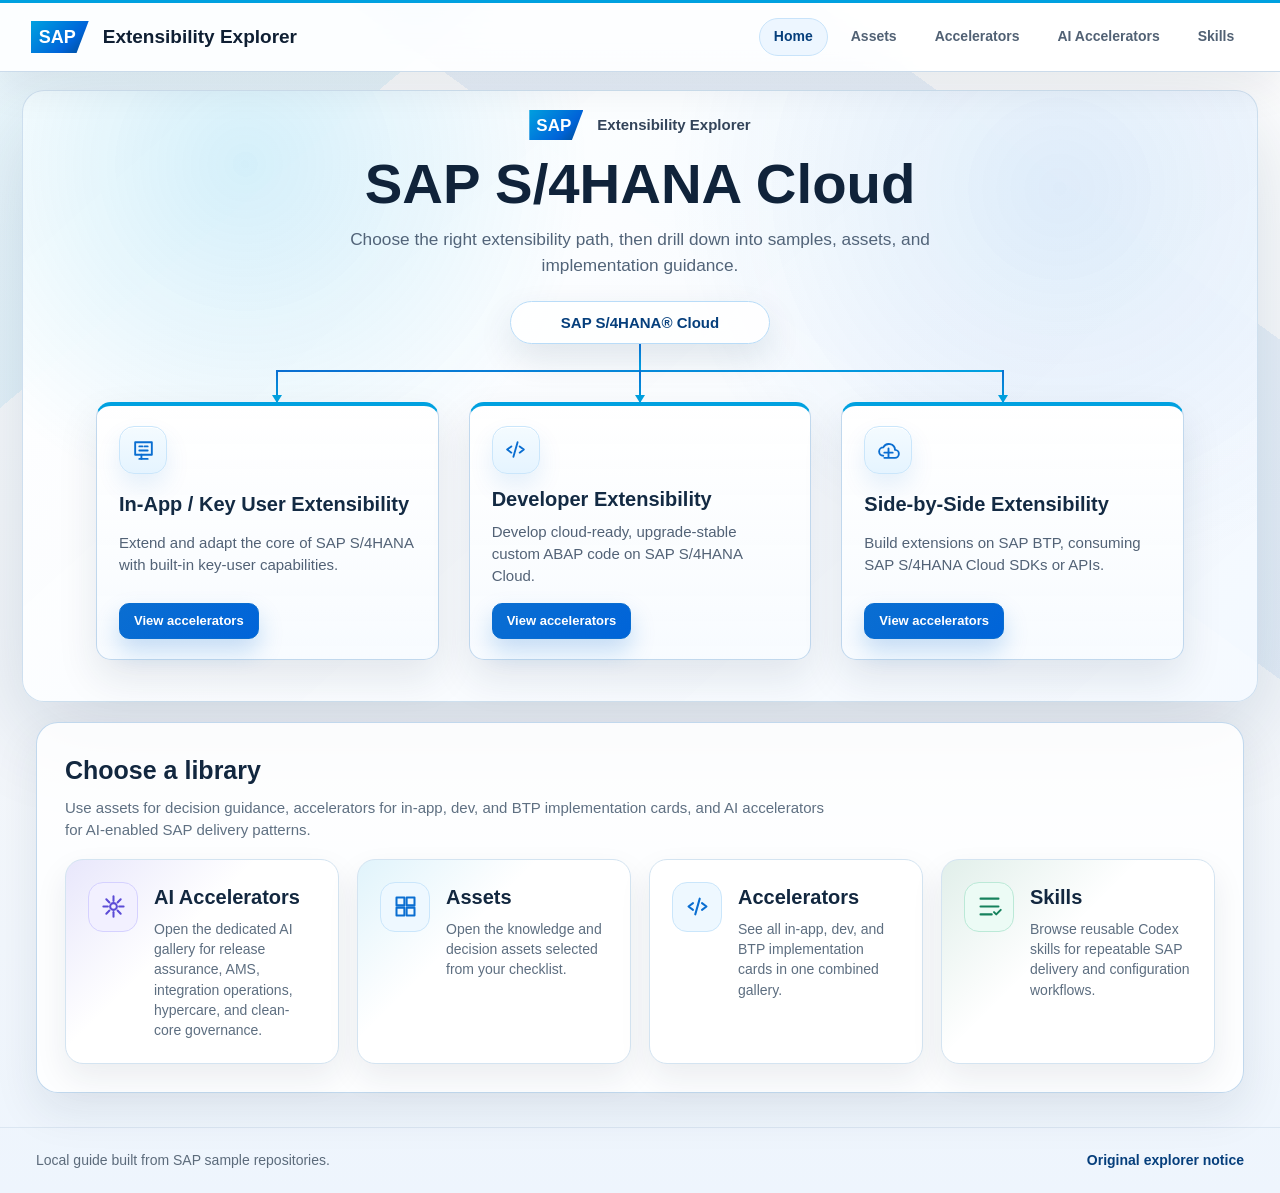
<file: index.html>
<!doctype html>
<html lang="en">
  <head>
    <meta charset="utf-8" />
    <meta name="viewport" content="width=device-width, initial-scale=1" />
    <title>Extensibility Explorer</title>
    <link rel="stylesheet" href="styles.css?v=20260709-skills" />
  </head>
  <body data-page="home">
    <header class="site-header">
      <a class="brand" href="index.html" aria-label="Extensibility Explorer home">
        <span class="sap-logo" aria-label="SAP">SAP</span>
      </a>
      <a class="brand-title" href="index.html">Extensibility Explorer</a>
      <nav class="top-nav" aria-label="Main navigation">
        <a class="active" href="index.html">Home</a>
        <a href="assets.html">Assets</a>
        <a href="accelerators.html">Accelerators</a>
        <a href="ai-accelerators.html" data-ai-nav>AI Accelerators</a>
        <a href="skills.html">Skills</a>
      </nav>
    </header>

    <main>
      <section class="flow-hero" aria-label="Extensibility map">
        <div class="hero-brand">
          <span class="sap-logo sap-logo-large" aria-label="SAP">SAP</span>
          <span>Extensibility Explorer</span>
        </div>

        <div class="home-intro">
          <h1>SAP S/4HANA Cloud</h1>
          <p>Choose the right extensibility path, then drill down into samples, assets, and implementation guidance.</p>
        </div>

        <div class="root-node">
          <h2>SAP S/4HANA&reg; Cloud</h2>
        </div>

        <div class="flow-lines" aria-hidden="true">
          <span class="line vertical"></span>
          <span class="line horizontal"></span>
          <span class="line branch branch-left"></span>
          <span class="line branch branch-mid"></span>
          <span class="line branch branch-right"></span>
        </div>

        <div class="choice-grid" aria-label="Extensibility choices">
          <a class="choice-card" href="samples.html?lane=inapp">
            <span class="choice-icon" aria-hidden="true">
              <svg viewBox="0 0 24 24"><path d="M4 5h16v12H4z" /><path d="M8 21h8" /><path d="M10 17v4" /><path d="M8 9h3" /><path d="M13 9h3" /><path d="M8 13h8" /></svg>
            </span>
            <h2>In-App / Key User Extensibility</h2>
            <p>Extend and adapt the core of SAP S/4HANA with built-in key-user capabilities.</p>
            <span class="card-action">View accelerators</span>
          </a>

          <a class="choice-card" href="samples.html?lane=developer">
            <span class="choice-icon" aria-hidden="true">
              <svg viewBox="0 0 24 24"><path d="m8 9-4 3 4 3" /><path d="m16 9 4 3-4 3" /><path d="m14 5-4 14" /></svg>
            </span>
            <h2>Developer Extensibility</h2>
            <p>Develop cloud-ready, upgrade-stable custom ABAP code on SAP S/4HANA Cloud.</p>
            <span class="card-action">View accelerators</span>
          </a>

          <a class="choice-card" href="samples.html?lane=side">
            <span class="choice-icon" aria-hidden="true">
              <svg viewBox="0 0 24 24"><path d="M7 18a4 4 0 0 1 0-8 6 6 0 0 1 11.3 2.4A3.8 3.8 0 0 1 18 20H8" /><path d="M8 15h8" /><path d="M12 11v8" /></svg>
            </span>
            <h2>Side-by-Side Extensibility</h2>
            <p>Build extensions on SAP BTP, consuming SAP S/4HANA Cloud SDKs or APIs.</p>
            <span class="card-action">View accelerators</span>
          </a>
        </div>
      </section>

      <section class="library-panel" aria-label="Explorer libraries">
        <div class="library-heading">
          <h2>Choose a library</h2>
          <p>Use assets for decision guidance, accelerators for in-app, dev, and BTP implementation cards, and AI accelerators for AI-enabled SAP delivery patterns.</p>
        </div>
        <div class="library-grid">
          <a class="library-card ai-library-card" href="ai-accelerators.html">
            <span class="library-icon" aria-hidden="true">
              <svg viewBox="0 0 24 24"><path d="M12 3v4" /><path d="M12 17v4" /><path d="M3 12h4" /><path d="M17 12h4" /><path d="m5.6 5.6 2.8 2.8" /><path d="m15.6 15.6 2.8 2.8" /><path d="m18.4 5.6-2.8 2.8" /><path d="m8.4 15.6-2.8 2.8" /><circle cx="12" cy="12" r="3" /></svg>
            </span>
            <div>
              <h3>AI Accelerators</h3>
              <p>Open the dedicated AI gallery for release assurance, AMS, integration operations, hypercare, and clean-core governance.</p>
            </div>
          </a>
          <a class="library-card featured" href="assets.html">
            <span class="library-icon" aria-hidden="true">
              <svg viewBox="0 0 24 24"><path d="M4 4h7v7H4z" /><path d="M13 4h7v7h-7z" /><path d="M4 13h7v7H4z" /><path d="M13 13h7v7h-7z" /></svg>
            </span>
            <div>
              <h3>Assets</h3>
              <p>Open the knowledge and decision assets selected from your checklist.</p>
            </div>
          </a>
          <a class="library-card" href="accelerators.html">
            <span class="library-icon" aria-hidden="true">
              <svg viewBox="0 0 24 24"><path d="m8 9-4 3 4 3" /><path d="m16 9 4 3-4 3" /><path d="m14 5-4 14" /></svg>
            </span>
            <div>
              <h3>Accelerators</h3>
              <p>See all in-app, dev, and BTP implementation cards in one combined gallery.</p>
            </div>
          </a>
          <a class="library-card skills-library-card" href="skills.html">
            <span class="library-icon" aria-hidden="true">
              <svg viewBox="0 0 24 24"><path d="M4 5h16" /><path d="M4 12h16" /><path d="M4 19h10" /><path d="m16 17 2 2 4-4" /></svg>
            </span>
            <div>
              <h3>Skills</h3>
              <p>Browse reusable Codex skills for repeatable SAP delivery and configuration workflows.</p>
            </div>
          </a>
        </div>
      </section>
    </main>

    <footer class="footer">
      <span>Local guide built from SAP sample repositories.</span>
      <a href="https://www.sap.com/extends4" target="_blank" rel="noreferrer">Original explorer notice</a>
    </footer>
  </body>
</html>
</file>
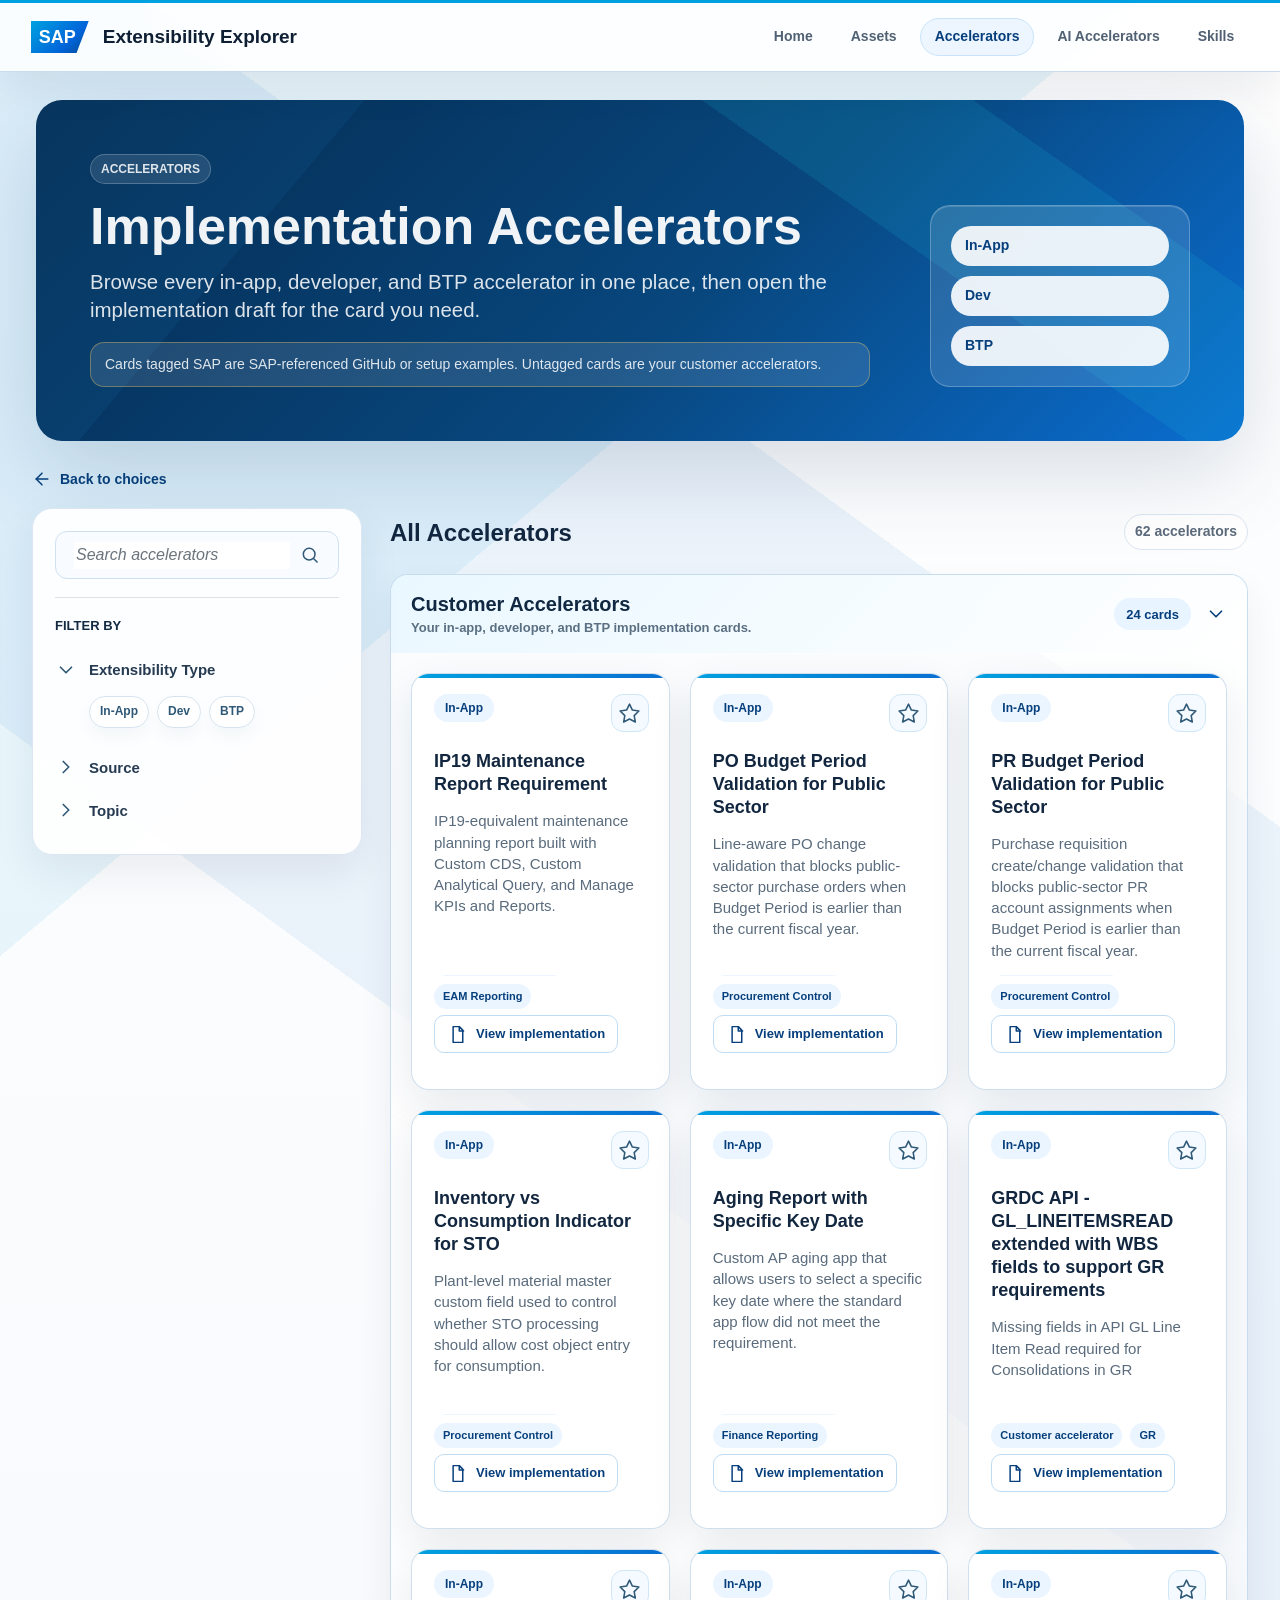
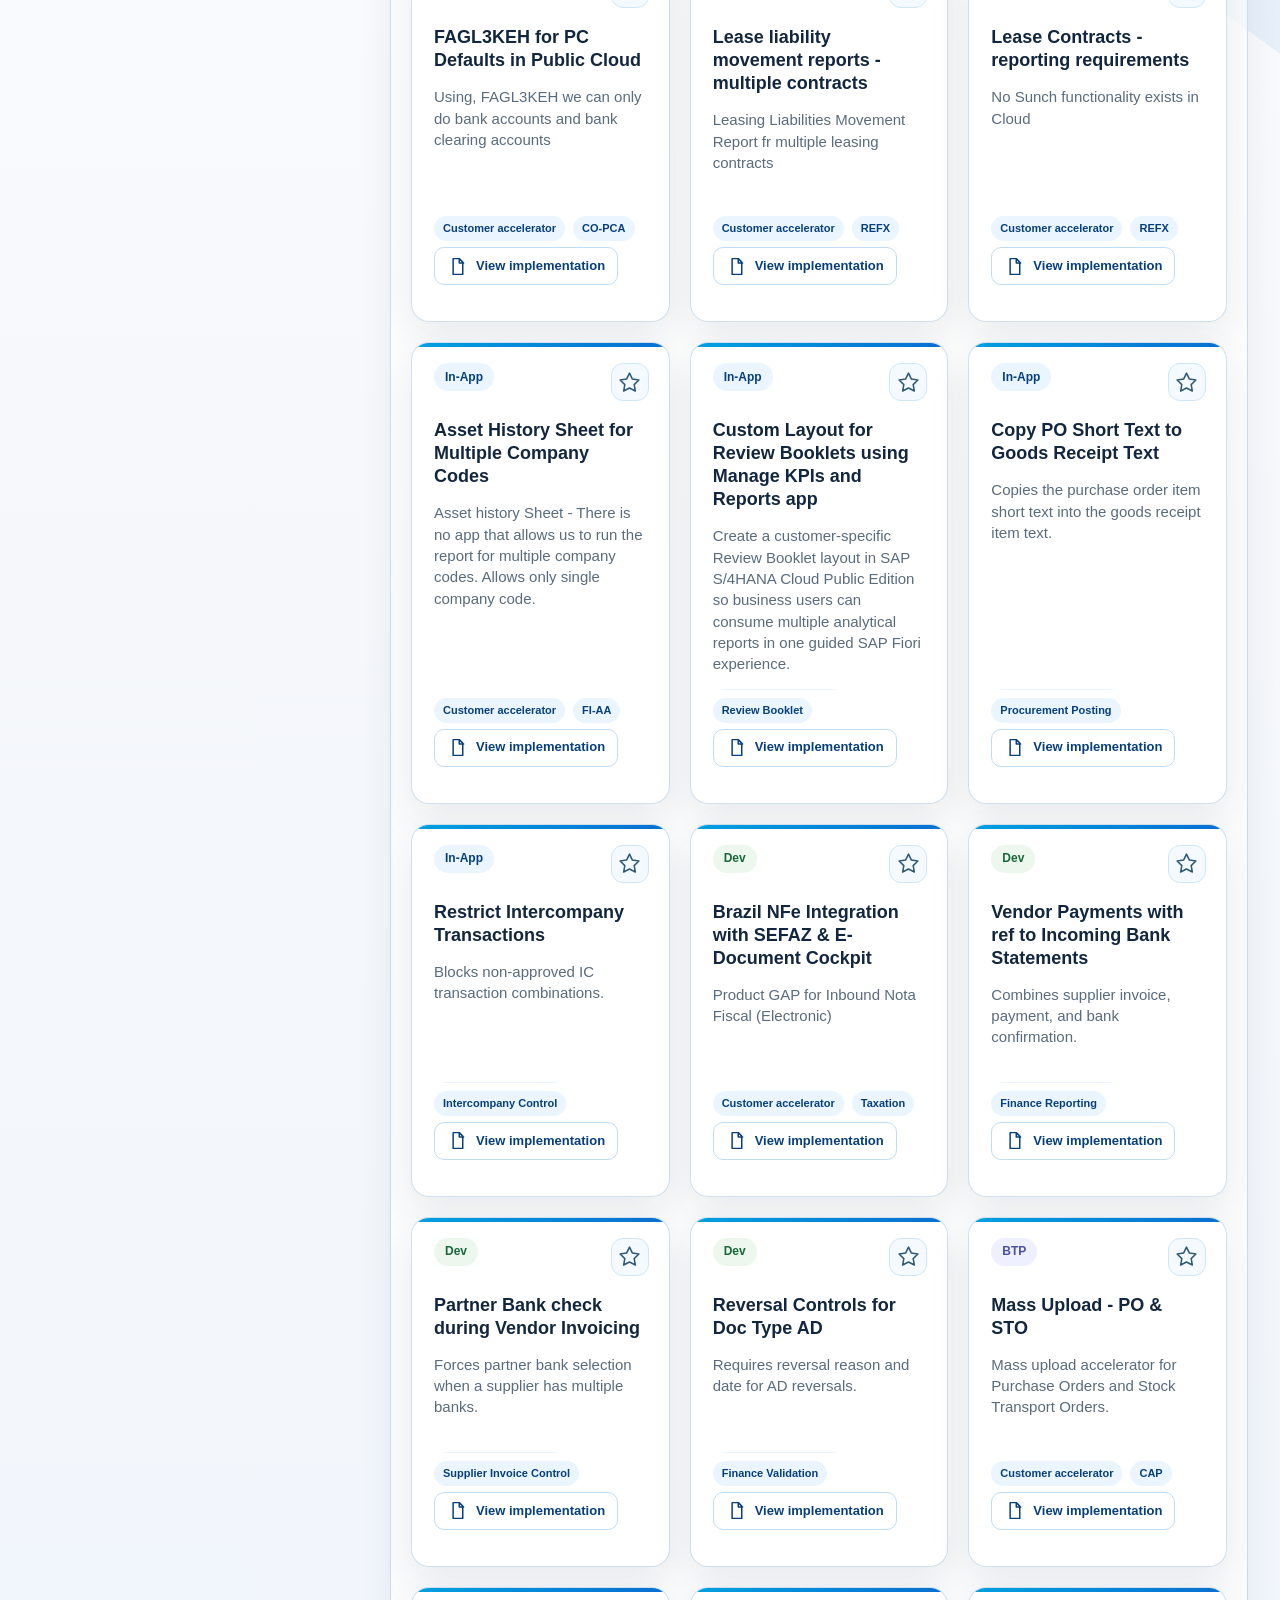
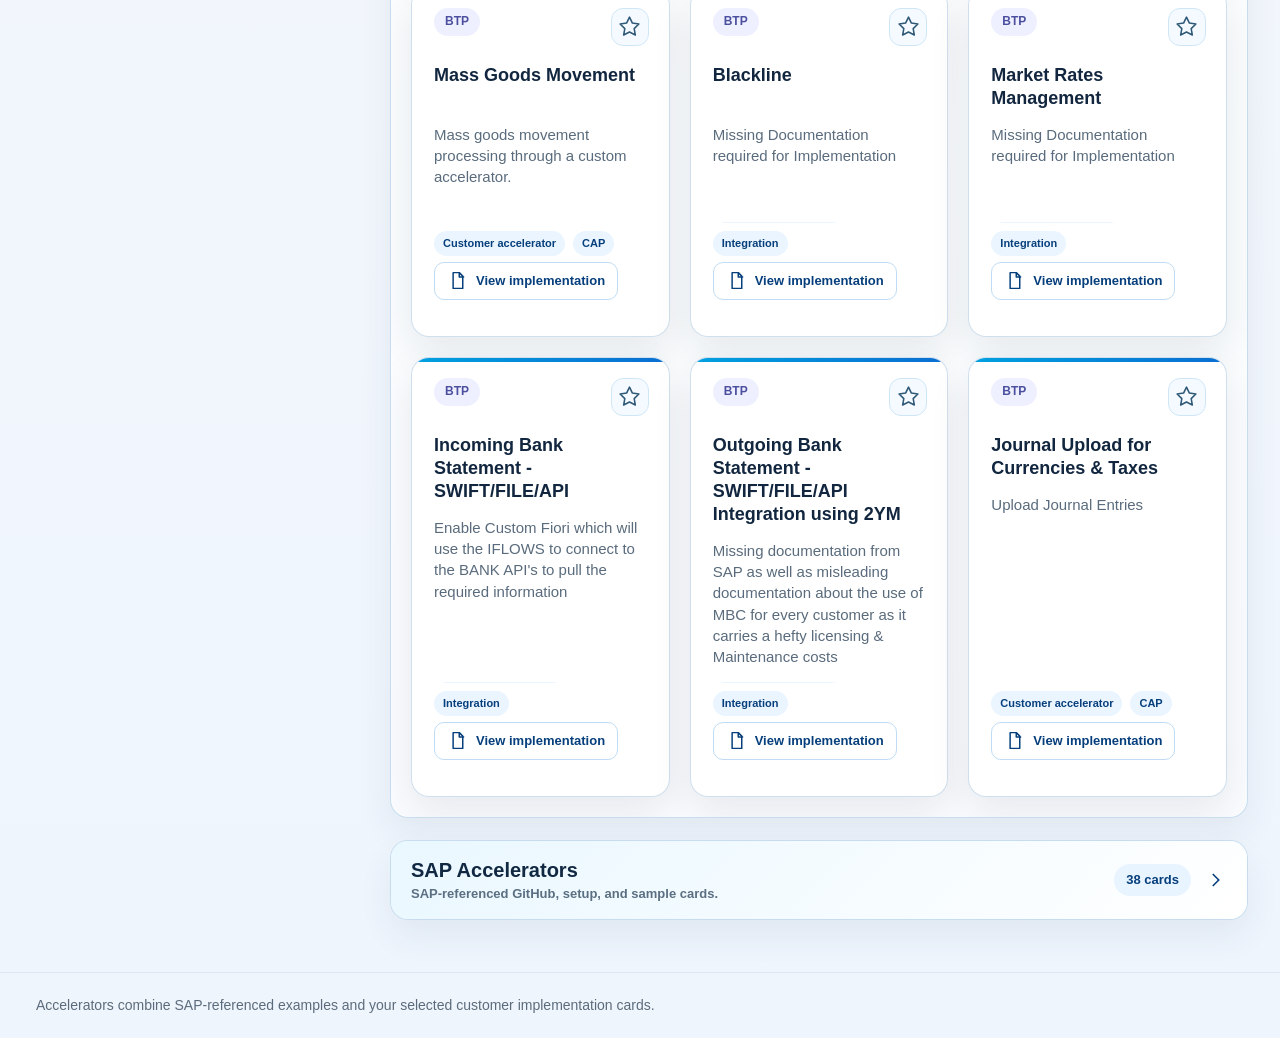
<file: accelerators.html>
<!doctype html>
<html lang="en">
  <head>
    <meta charset="utf-8" />
    <meta name="viewport" content="width=device-width, initial-scale=1" />
    <title>Accelerators - Extensibility Explorer</title>
    <link rel="stylesheet" href="styles.css?v=20260709-skills" />
  </head>
  <body data-page="accelerator-library">
    <header class="site-header">
      <a class="brand" href="index.html" aria-label="Extensibility Explorer home">
        <span class="sap-logo" aria-label="SAP">SAP</span>
      </a>
      <a class="brand-title" href="index.html">Extensibility Explorer</a>
      <nav class="top-nav" aria-label="Main navigation">
        <a href="index.html">Home</a>
        <a href="assets.html">Assets</a>
        <a class="active" href="accelerators.html">Accelerators</a>
        <a href="ai-accelerators.html" data-ai-nav>AI Accelerators</a>
        <a href="skills.html">Skills</a>
      </nav>
    </header>

    <section class="scenario-hero" aria-label="Accelerators introduction">
      <div class="scenario-hero-inner">
        <div class="scenario-hero-copy">
          <p class="eyebrow">Accelerators</p>
          <h1>Implementation Accelerators</h1>
          <p>Browse every in-app, developer, and BTP accelerator in one place, then open the implementation draft for the card you need.</p>
          <p class="lane-note">Cards tagged SAP are SAP-referenced GitHub or setup examples. Untagged cards are your customer accelerators.</p>
        </div>
        <div class="asset-stat-panel" aria-label="Accelerator lanes">
          <span>In-App</span>
          <span>Dev</span>
          <span>BTP</span>
        </div>
      </div>
    </section>

    <main class="samples-page accelerator-library-page">
      <a class="back-link" href="index.html">
        <svg viewBox="0 0 24 24" aria-hidden="true"><path d="M19 12H5" /><path d="m12 19-7-7 7-7" /></svg>
        Back to choices
      </a>

      <section class="scenario-browser" aria-label="Accelerator library">
        <aside class="filter-rail" aria-label="Search and filters">
          <label class="search-box">
            <span class="sr-only">Search accelerators</span>
            <input id="sampleSearch" type="search" placeholder="Search accelerators" />
            <svg viewBox="0 0 24 24" aria-hidden="true"><circle cx="11" cy="11" r="7" /><path d="m16.5 16.5 4 4" /></svg>
          </label>

          <div class="filter-block">
            <p>Filter By</p>
            <button class="filter-heading" type="button" aria-expanded="true" data-filter-toggle="lane">
              <svg viewBox="0 0 24 24" aria-hidden="true"><path d="m9 18 6-6-6-6" /></svg>
              Extensibility Type
            </button>
            <div class="filter-options" id="laneFilters"></div>
            <button class="filter-heading" type="button" aria-expanded="false" data-filter-toggle="status">
              <svg viewBox="0 0 24 24" aria-hidden="true"><path d="m9 18 6-6-6-6" /></svg>
              Source
            </button>
            <div class="filter-options" id="statusFilters" hidden></div>
            <button class="filter-heading" type="button" aria-expanded="false" data-filter-toggle="pattern">
              <svg viewBox="0 0 24 24" aria-hidden="true"><path d="m9 18 6-6-6-6" /></svg>
              Topic
            </button>
            <div class="filter-options" id="patternFilters" hidden></div>
          </div>
        </aside>

        <div class="scenario-results">
          <div class="section-title">
            <h2 id="sampleSectionTitle">All Accelerators</h2>
            <p id="sampleCount"></p>
          </div>
          <div class="accelerator-groups" id="acceleratorGroups">
            <section class="accelerator-source-section" data-source-section="customer">
              <button class="source-section-toggle" type="button" data-accelerator-section="customer" aria-expanded="true">
                <span>
                  <strong>Customer Accelerators</strong>
                  <small>Your in-app, developer, and BTP implementation cards.</small>
                </span>
                <span class="source-section-count" id="customerAcceleratorCount">0 cards</span>
                <svg viewBox="0 0 24 24" aria-hidden="true"><path d="m6 9 6 6 6-6" /></svg>
              </button>
              <div class="accelerator-section-body" id="customerAcceleratorBody">
                <div class="sample-grid" id="customerSampleGrid"></div>
                <p class="empty-state section-empty" id="customerEmptyState" hidden>No matching customer accelerators found.</p>
              </div>
            </section>

            <section class="accelerator-source-section" data-source-section="sap">
              <button class="source-section-toggle" type="button" data-accelerator-section="sap" aria-expanded="false">
                <span>
                  <strong>SAP Accelerators</strong>
                  <small>SAP-referenced GitHub, setup, and sample cards.</small>
                </span>
                <span class="source-section-count" id="sapAcceleratorCount">0 cards</span>
                <svg viewBox="0 0 24 24" aria-hidden="true"><path d="m6 9 6 6 6-6" /></svg>
              </button>
              <div class="accelerator-section-body" id="sapAcceleratorBody" hidden>
                <div class="sample-grid" id="sapSampleGrid"></div>
                <p class="empty-state section-empty" id="sapEmptyState" hidden>No matching SAP accelerators found.</p>
              </div>
            </section>
          </div>
          <p class="empty-state" id="emptyState" hidden>No matching accelerators found.</p>
        </div>
      </section>
    </main>

    <footer class="footer">
      <span>Accelerators combine SAP-referenced examples and your selected customer implementation cards.</span>
    </footer>

    <script src="assets-data.js?v=20260709-compact-tables"></script>
    <script src="selected-content.js?v=20260709-compact-tables"></script>
    <script src="app.js?v=20260709-compact-tables"></script>
  </body>
</html>
</file>
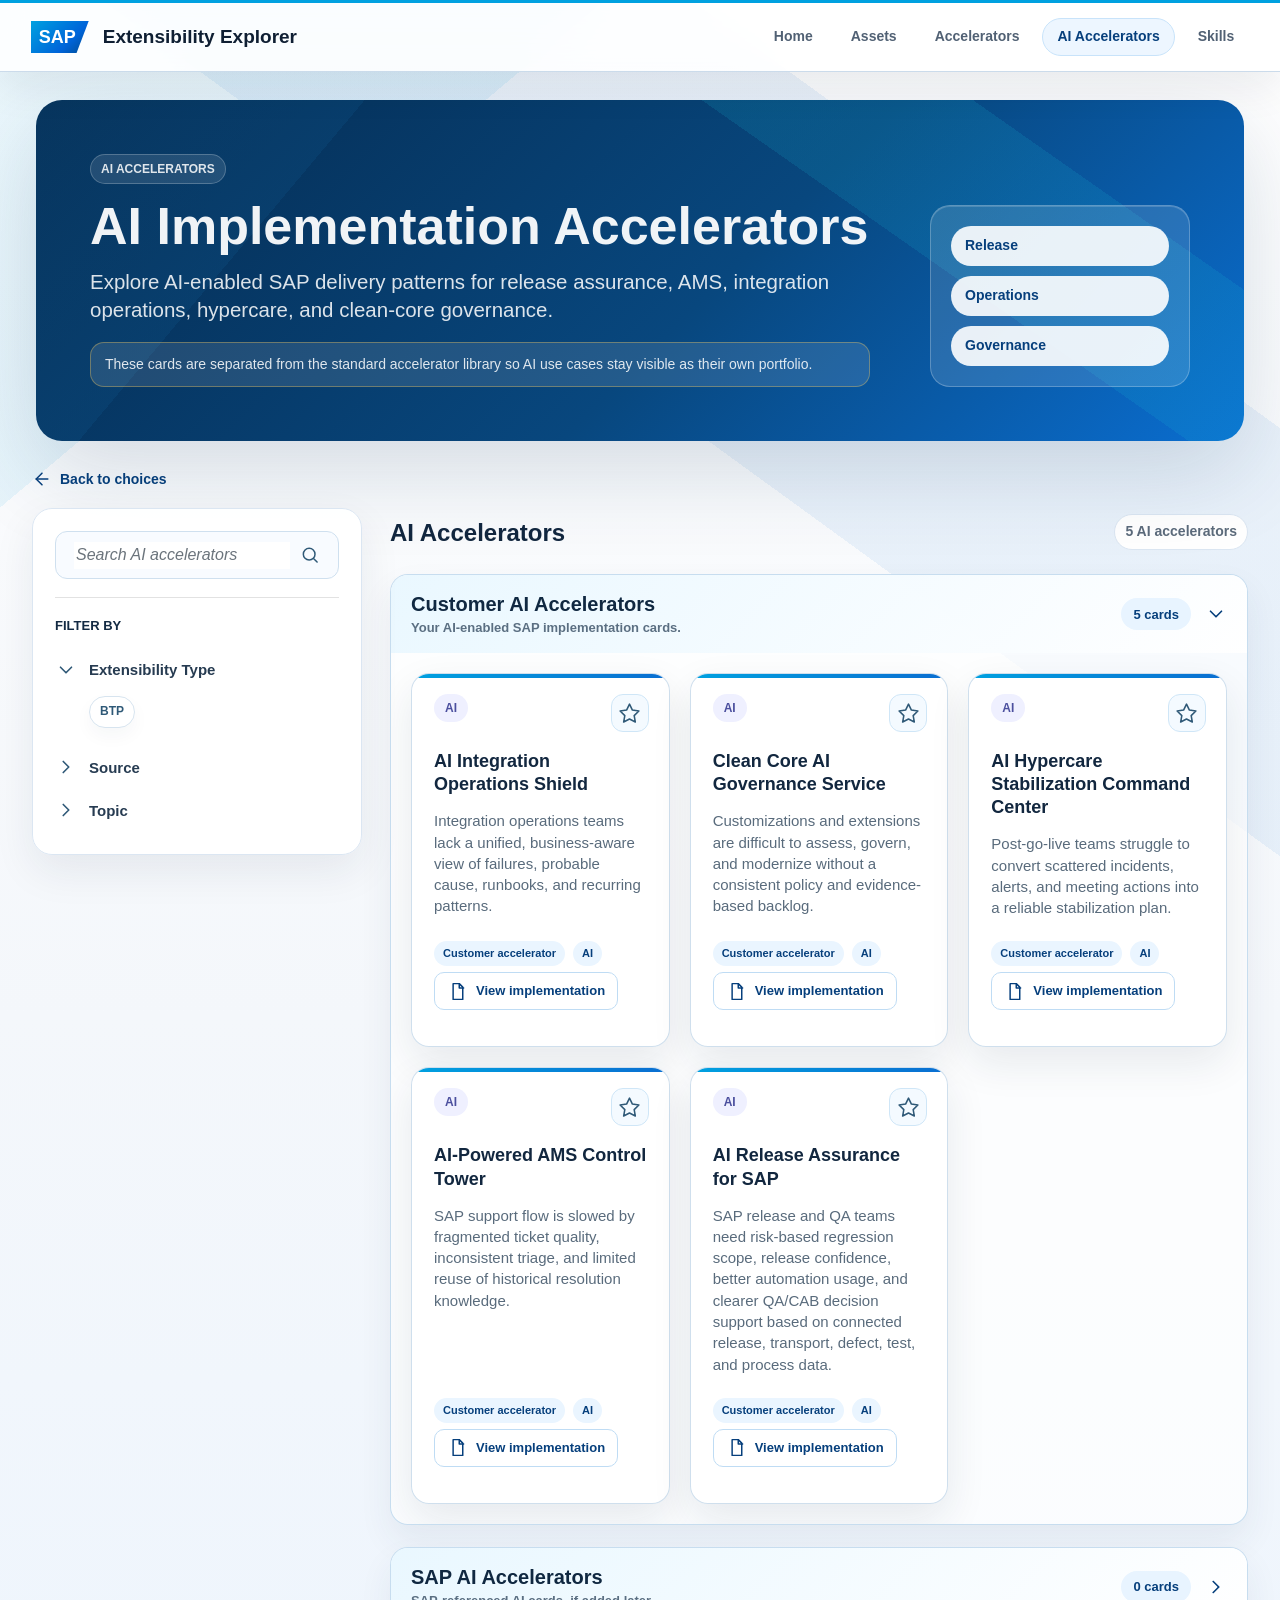
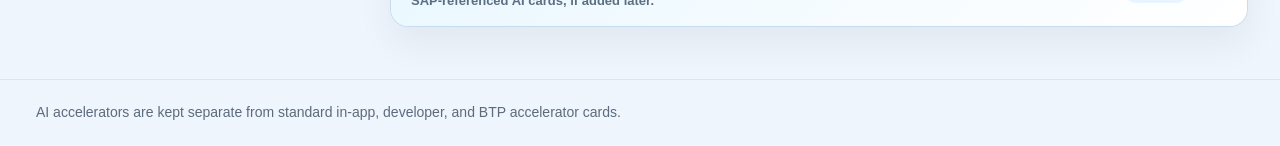
<file: ai-accelerators.html>
<!doctype html>
<html lang="en">
  <head>
    <meta charset="utf-8" />
    <meta name="viewport" content="width=device-width, initial-scale=1" />
    <title>AI Accelerators - Extensibility Explorer</title>
    <link rel="stylesheet" href="styles.css?v=20260709-skills" />
  </head>
  <body data-page="ai-accelerator-library">
    <header class="site-header">
      <a class="brand" href="index.html" aria-label="Extensibility Explorer home">
        <span class="sap-logo" aria-label="SAP">SAP</span>
      </a>
      <a class="brand-title" href="index.html">Extensibility Explorer</a>
      <nav class="top-nav" aria-label="Main navigation">
        <a href="index.html">Home</a>
        <a href="assets.html">Assets</a>
        <a href="accelerators.html">Accelerators</a>
        <a class="active" href="ai-accelerators.html" data-ai-nav>AI Accelerators</a>
        <a href="skills.html">Skills</a>
      </nav>
    </header>

    <section class="scenario-hero ai-accelerator-hero" aria-label="AI accelerators introduction">
      <div class="scenario-hero-inner">
        <div class="scenario-hero-copy">
          <p class="eyebrow">AI Accelerators</p>
          <h1>AI Implementation Accelerators</h1>
          <p>Explore AI-enabled SAP delivery patterns for release assurance, AMS, integration operations, hypercare, and clean-core governance.</p>
          <p class="lane-note">These cards are separated from the standard accelerator library so AI use cases stay visible as their own portfolio.</p>
        </div>
        <div class="asset-stat-panel" aria-label="AI accelerator focus areas">
          <span>Release</span>
          <span>Operations</span>
          <span>Governance</span>
        </div>
      </div>
    </section>

    <main class="samples-page accelerator-library-page">
      <a class="back-link" href="index.html">
        <svg viewBox="0 0 24 24" aria-hidden="true"><path d="M19 12H5" /><path d="m12 19-7-7 7-7" /></svg>
        Back to choices
      </a>

      <section class="scenario-browser" aria-label="AI accelerator library">
        <aside class="filter-rail" aria-label="Search and filters">
          <label class="search-box">
            <span class="sr-only">Search AI accelerators</span>
            <input id="sampleSearch" type="search" placeholder="Search AI accelerators" />
            <svg viewBox="0 0 24 24" aria-hidden="true"><circle cx="11" cy="11" r="7" /><path d="m16.5 16.5 4 4" /></svg>
          </label>

          <div class="filter-block">
            <p>Filter By</p>
            <button class="filter-heading" type="button" aria-expanded="true" data-filter-toggle="lane">
              <svg viewBox="0 0 24 24" aria-hidden="true"><path d="m9 18 6-6-6-6" /></svg>
              Extensibility Type
            </button>
            <div class="filter-options" id="laneFilters"></div>
            <button class="filter-heading" type="button" aria-expanded="false" data-filter-toggle="status">
              <svg viewBox="0 0 24 24" aria-hidden="true"><path d="m9 18 6-6-6-6" /></svg>
              Source
            </button>
            <div class="filter-options" id="statusFilters" hidden></div>
            <button class="filter-heading" type="button" aria-expanded="false" data-filter-toggle="pattern">
              <svg viewBox="0 0 24 24" aria-hidden="true"><path d="m9 18 6-6-6-6" /></svg>
              Topic
            </button>
            <div class="filter-options" id="patternFilters" hidden></div>
          </div>
        </aside>

        <div class="scenario-results">
          <div class="section-title">
            <h2 id="sampleSectionTitle">AI Accelerators</h2>
            <p id="sampleCount"></p>
          </div>
          <div class="accelerator-groups" id="acceleratorGroups">
            <section class="accelerator-source-section" data-source-section="customer">
              <button class="source-section-toggle" type="button" data-accelerator-section="customer" aria-expanded="true">
                <span>
                  <strong>Customer AI Accelerators</strong>
                  <small>Your AI-enabled SAP implementation cards.</small>
                </span>
                <span class="source-section-count" id="customerAcceleratorCount">0 cards</span>
                <svg viewBox="0 0 24 24" aria-hidden="true"><path d="m6 9 6 6 6-6" /></svg>
              </button>
              <div class="accelerator-section-body" id="customerAcceleratorBody">
                <div class="sample-grid" id="customerSampleGrid"></div>
                <p class="empty-state section-empty" id="customerEmptyState" hidden>No matching customer AI accelerators found.</p>
              </div>
            </section>

            <section class="accelerator-source-section" data-source-section="sap">
              <button class="source-section-toggle" type="button" data-accelerator-section="sap" aria-expanded="false">
                <span>
                  <strong>SAP AI Accelerators</strong>
                  <small>SAP-referenced AI cards, if added later.</small>
                </span>
                <span class="source-section-count" id="sapAcceleratorCount">0 cards</span>
                <svg viewBox="0 0 24 24" aria-hidden="true"><path d="m6 9 6 6 6-6" /></svg>
              </button>
              <div class="accelerator-section-body" id="sapAcceleratorBody" hidden>
                <div class="sample-grid" id="sapSampleGrid"></div>
                <p class="empty-state section-empty" id="sapEmptyState" hidden>No matching SAP AI accelerators found.</p>
              </div>
            </section>
          </div>
          <p class="empty-state" id="emptyState" hidden>No matching AI accelerators found.</p>
        </div>
      </section>
    </main>

    <footer class="footer">
      <span>AI accelerators are kept separate from standard in-app, developer, and BTP accelerator cards.</span>
    </footer>

    <script src="assets-data.js?v=20260709-compact-tables"></script>
    <script src="selected-content.js?v=20260709-compact-tables"></script>
    <script src="app.js?v=20260709-compact-tables"></script>
  </body>
</html>
</file>
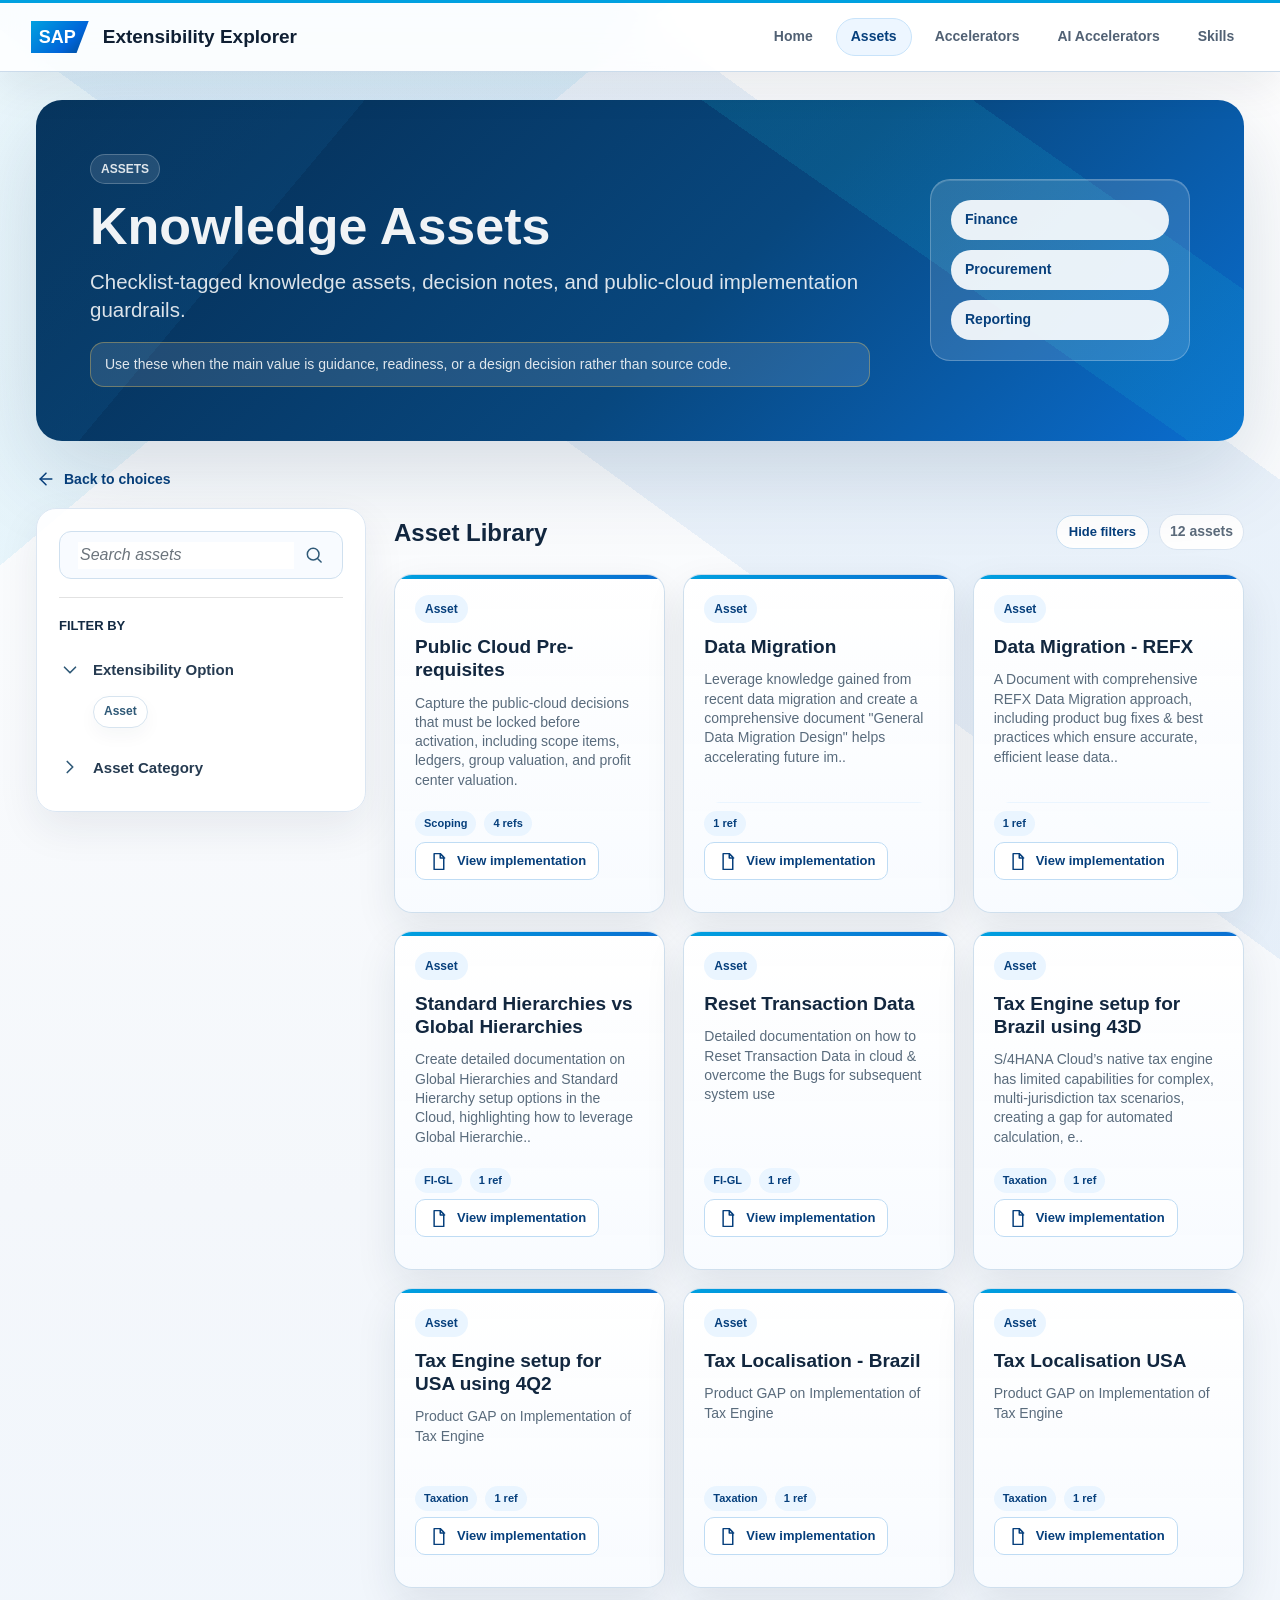
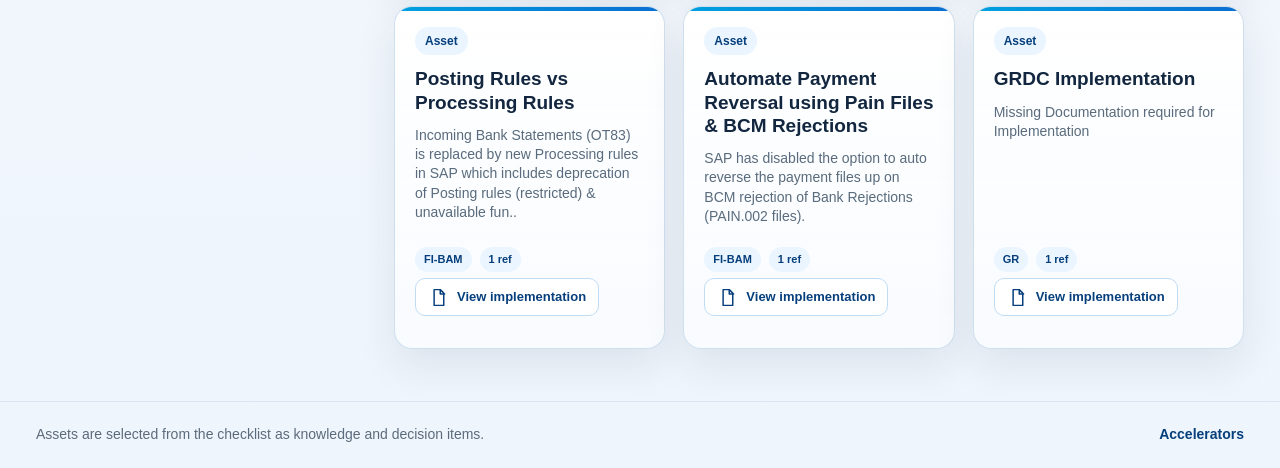
<file: assets.html>
<!doctype html>
<html lang="en">
  <head>
    <meta charset="utf-8" />
    <meta name="viewport" content="width=device-width, initial-scale=1" />
    <title>Assets - Extensibility Explorer</title>
    <link rel="stylesheet" href="styles.css?v=20260709-skills" />
  </head>
  <body data-page="assets">
    <header class="site-header">
      <a class="brand" href="index.html" aria-label="Extensibility Explorer home">
        <span class="sap-logo" aria-label="SAP">SAP</span>
      </a>
      <a class="brand-title" href="index.html">Extensibility Explorer</a>
      <nav class="top-nav" aria-label="Main navigation">
        <a href="index.html">Home</a>
        <a class="active" href="assets.html">Assets</a>
        <a href="accelerators.html">Accelerators</a>
        <a href="ai-accelerators.html" data-ai-nav>AI Accelerators</a>
        <a href="skills.html">Skills</a>
      </nav>
    </header>

    <section class="scenario-hero assets-hero" aria-label="Assets introduction">
      <div class="scenario-hero-inner">
        <div class="scenario-hero-copy">
          <p class="eyebrow">Assets</p>
          <h1>Knowledge Assets</h1>
          <p>Checklist-tagged knowledge assets, decision notes, and public-cloud implementation guardrails.</p>
          <p class="lane-note">Use these when the main value is guidance, readiness, or a design decision rather than source code.</p>
        </div>
        <div class="asset-stat-panel" aria-label="Asset coverage">
          <span>Finance</span>
          <span>Procurement</span>
          <span>Reporting</span>
        </div>
      </div>
    </section>

    <main class="assets-page">
      <a class="back-link" href="index.html">
        <svg viewBox="0 0 24 24" aria-hidden="true"><path d="M19 12H5" /><path d="m12 19-7-7 7-7" /></svg>
        Back to choices
      </a>

      <section class="scenario-browser asset-browser" aria-label="Extensibility assets">
        <aside class="filter-rail" aria-label="Search and filters">
          <label class="search-box">
            <span class="sr-only">Search assets</span>
            <input id="assetSearch" type="search" placeholder="Search assets" />
            <svg viewBox="0 0 24 24" aria-hidden="true"><circle cx="11" cy="11" r="7" /><path d="m16.5 16.5 4 4" /></svg>
          </label>

          <div class="filter-block">
            <p>Filter By</p>
            <button class="filter-heading" type="button" aria-expanded="true" data-filter-toggle="assetLane">
              <svg viewBox="0 0 24 24" aria-hidden="true"><path d="m9 18 6-6-6-6" /></svg>
              Extensibility Option
            </button>
            <div class="filter-options" id="assetLaneFilters"></div>
            <button class="filter-heading" type="button" aria-expanded="false" data-filter-toggle="assetSource">
              <svg viewBox="0 0 24 24" aria-hidden="true"><path d="m9 18 6-6-6-6" /></svg>
              Asset Category
            </button>
            <div class="filter-options" id="assetSourceFilters" hidden></div>
          </div>
        </aside>

        <div class="scenario-results">
          <div class="section-title">
            <h2>Asset Library</h2>
            <div class="section-title-actions">
              <button class="filter-toggle-button" id="assetFilterToggle" type="button" aria-expanded="true">
                Hide filters
              </button>
              <p id="assetCount"></p>
            </div>
          </div>
          <div class="asset-grid" id="assetGrid"></div>
          <p class="empty-state" id="assetEmptyState" hidden>No matching assets found.</p>
        </div>
      </section>
    </main>

    <footer class="footer">
      <span>Assets are selected from the checklist as knowledge and decision items.</span>
      <a href="accelerators.html">Accelerators</a>
    </footer>

    <script src="assets-data.js?v=20260709-compact-tables"></script>
    <script src="selected-content.js?v=20260709-compact-tables"></script>
    <script src="assets.js?v=20260709-compact-tables"></script>
  </body>
</html>
</file>
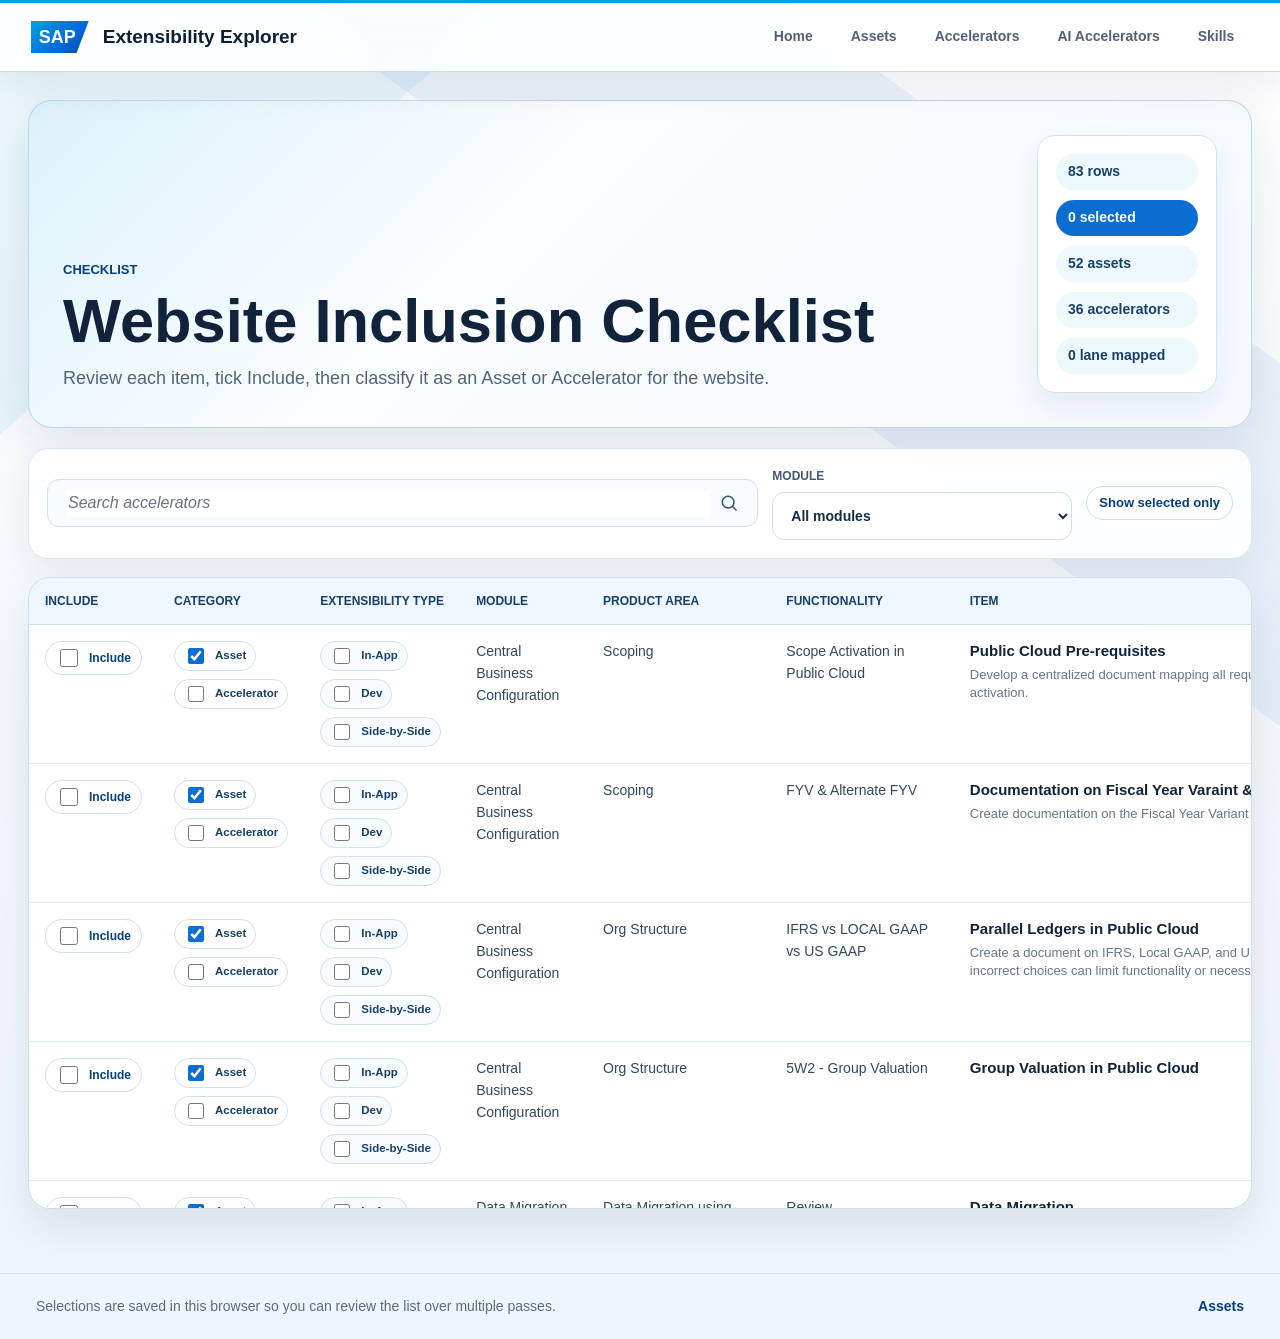
<file: checklist.html>
<!doctype html>
<html lang="en">
  <head>
    <meta charset="utf-8" />
    <meta name="viewport" content="width=device-width, initial-scale=1" />
    <title>Website Inclusion Checklist - Extensibility Explorer</title>
    <link rel="stylesheet" href="styles.css?v=20260709-skills" />
  </head>
  <body data-page="checklist">
    <header class="site-header">
      <a class="brand" href="index.html" aria-label="Extensibility Explorer home">
        <span class="sap-logo" aria-label="SAP">SAP</span>
      </a>
      <a class="brand-title" href="index.html">Extensibility Explorer</a>
      <nav class="top-nav" aria-label="Main navigation">
        <a href="index.html">Home</a>
        <a href="assets.html">Assets</a>
        <a href="accelerators.html">Accelerators</a>
        <a href="ai-accelerators.html" data-ai-nav>AI Accelerators</a>
        <a href="skills.html">Skills</a>
      </nav>
    </header>

    <main class="checklist-page">
      <section class="checklist-hero" aria-label="Accelerator checklist introduction">
        <div>
          <p class="eyebrow">Checklist</p>
          <h1>Website Inclusion Checklist</h1>
          <p>Review each item, tick Include, then classify it as an Asset or Accelerator for the website.</p>
        </div>
        <div class="checklist-summary" aria-label="Checklist summary">
          <span id="acceleratorTotal">83 rows</span>
          <strong id="selectedCount">0 selected</strong>
          <span id="assetCount">0 assets</span>
          <span id="acceleratorCategoryCount">0 accelerators</span>
          <span id="laneCount">0 lane mapped</span>
        </div>
      </section>

      <section class="checklist-controls" aria-label="Checklist controls">
        <label class="search-box checklist-search">
          <span class="sr-only">Search accelerators</span>
          <input id="acceleratorSearch" type="search" placeholder="Search accelerators" />
          <svg viewBox="0 0 24 24" aria-hidden="true"><circle cx="11" cy="11" r="7" /><path d="m16.5 16.5 4 4" /></svg>
        </label>
        <label class="select-filter">
          <span>Module</span>
          <select id="moduleFilter">
            <option value="">All modules</option>
          </select>
        </label>
        <button class="filter-toggle-button" id="selectedOnlyToggle" type="button" aria-pressed="false">
          Show selected only
        </button>
      </section>

      <section class="checklist-table-card" aria-label="Accelerator inclusion table">
        <div class="table-scroll">
          <table class="checklist-table">
            <thead>
              <tr>
                <th>Include</th>
                <th>Category</th>
                <th>Extensibility Type</th>
                <th>Module</th>
                <th>Product Area</th>
                <th>Functionality</th>
                <th>Item</th>
                <th>Details</th>
              </tr>
            </thead>
            <tbody id="acceleratorTableBody"></tbody>
          </table>
        </div>
        <p class="empty-state" id="acceleratorEmptyState" hidden>No matching accelerators found.</p>
      </section>
    </main>

    <footer class="footer">
      <span>Selections are saved in this browser so you can review the list over multiple passes.</span>
      <a href="assets.html">Assets</a>
    </footer>

    <script src="accelerators-data.js?v=20260709-compact-tables"></script>
    <script src="accelerators.js?v=20260709-compact-tables"></script>
  </body>
</html>
</file>
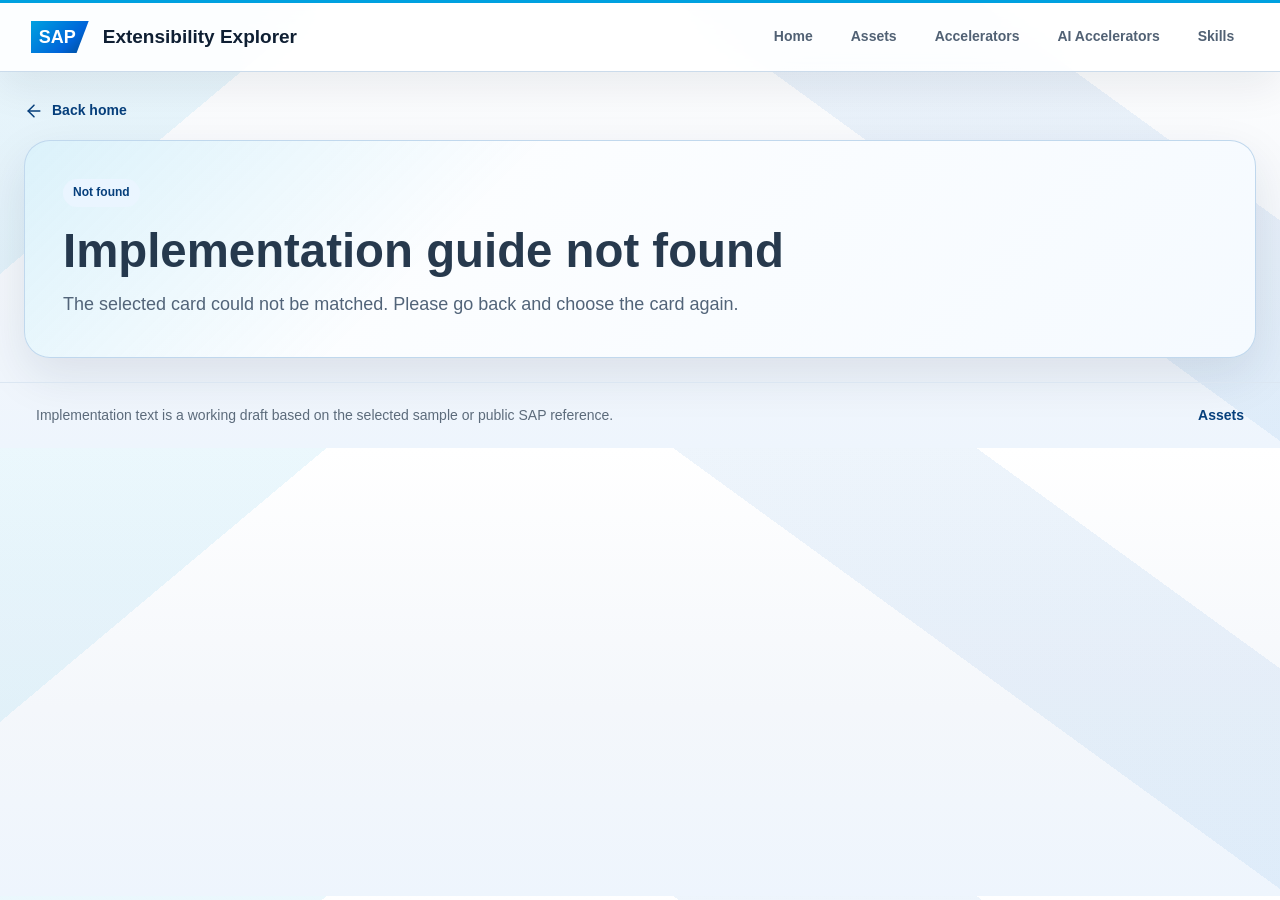
<file: detail.html>
<!doctype html>
<html lang="en">
  <head>
    <meta charset="utf-8" />
    <meta name="viewport" content="width=device-width, initial-scale=1" />
    <title>Implementation Guide - Extensibility Explorer</title>
    <link rel="stylesheet" href="styles.css?v=20260709-skills" />
  </head>
  <body data-page="detail">
    <header class="site-header">
      <a class="brand" href="index.html" aria-label="Extensibility Explorer home">
        <span class="sap-logo" aria-label="SAP">SAP</span>
      </a>
      <a class="brand-title" href="index.html">Extensibility Explorer</a>
      <nav class="top-nav" aria-label="Main navigation">
        <a href="index.html">Home</a>
        <a href="assets.html">Assets</a>
        <a href="accelerators.html">Accelerators</a>
        <a href="ai-accelerators.html" data-ai-nav>AI Accelerators</a>
        <a href="skills.html">Skills</a>
      </nav>
    </header>

    <main class="detail-page">
      <a class="back-link" id="detailBack" href="index.html">
        <svg viewBox="0 0 24 24" aria-hidden="true"><path d="M19 12H5" /><path d="m12 19-7-7 7-7" /></svg>
        Back
      </a>

      <section class="detail-hero" aria-label="Implementation overview">
        <div>
          <div class="detail-tags">
            <span class="asset-lane" id="detailLane">Extensibility</span>
            <span class="pill" id="detailSourceType">Guide</span>
          </div>
          <h1 id="detailTitle">Implementation Guide</h1>
          <p id="detailSummary"></p>
        </div>
        <div class="detail-actions" id="detailPrimaryActions"></div>
      </section>

      <section class="detail-grid" aria-label="Implementation details">
        <article class="detail-panel">
          <h2>What This Helps With</h2>
          <div class="detail-rich" id="detailUseCase"></div>
        </article>

        <article class="detail-panel" id="detailWorkingExamplePanel" hidden>
          <h2>Working Example</h2>
          <div class="detail-rich" id="detailWorkingExample"></div>
        </article>

        <article class="detail-panel">
          <h2>When To Choose It</h2>
          <div class="detail-rich" id="detailWhenToUse"></div>
        </article>

        <article class="detail-panel implementation-panel">
          <h2>Implementation Plan</h2>
          <section class="implementation-plan-section" aria-labelledby="implementationApproachHeading">
            <h3 id="implementationApproachHeading">Detailed design and build approach</h3>
            <ol id="implementationSteps"></ol>
          </section>
          <section class="implementation-roadmap-section" id="implementationRoadmapPanel" aria-labelledby="implementationRoadmapHeading" hidden>
            <h3 id="implementationRoadmapHeading">Implementation Roadmap</h3>
            <div id="implementationRoadmap"></div>
          </section>
        </article>

        <article class="detail-panel technical-panel" id="technicalPanel" hidden>
          <h2 id="technicalTitle">Technical Notes</h2>
          <ul class="technical-list" id="technicalBullets"></ul>
          <div class="code-note" id="technicalCodeWrap" hidden>
            <p id="technicalCodeTitle"></p>
            <pre><code id="technicalCode"></code></pre>
          </div>
        </article>

        <article class="detail-panel collapsible-panel" id="detailCollapsiblePanel" hidden></article>

        <aside class="detail-panel source-panel">
          <h2>Sources And Next Steps</h2>
          <div id="sourceList"></div>
          <div class="detail-note">
            <strong>Next asset step:</strong>
            <span>When you share your own customer asset details, this same page can point to your GitHub source and show your implementation notes.</span>
          </div>
        </aside>
      </section>
    </main>

    <div class="image-lightbox" id="detailImageLightbox" role="dialog" aria-modal="true" aria-labelledby="detailImageLightboxTitle" hidden>
      <div class="image-lightbox-backdrop" data-image-lightbox-close></div>
      <div class="image-lightbox-dialog">
        <button class="image-lightbox-close" type="button" data-image-lightbox-close aria-label="Close image preview">
          <svg viewBox="0 0 24 24" aria-hidden="true"><path d="M18 6 6 18" /><path d="m6 6 12 12" /></svg>
        </button>
        <figure>
          <img id="detailImageLightboxImage" alt="" />
          <figcaption id="detailImageLightboxTitle"></figcaption>
        </figure>
      </div>
    </div>

    <footer class="footer">
      <span>Implementation text is a working draft based on the selected sample or public SAP reference.</span>
      <a href="assets.html">Assets</a>
    </footer>

    <script src="assets-data.js?v=20260709-compact-tables"></script>
    <script src="selected-content.js?v=20260709-compact-tables"></script>
    <script src="cloud-alm-export.js?v=20260709-compact-tables"></script>
    <script src="app.js?v=20260709-compact-tables"></script>
    <script src="detail.js?v=20260709-compact-tables"></script>
  </body>
</html>
</file>
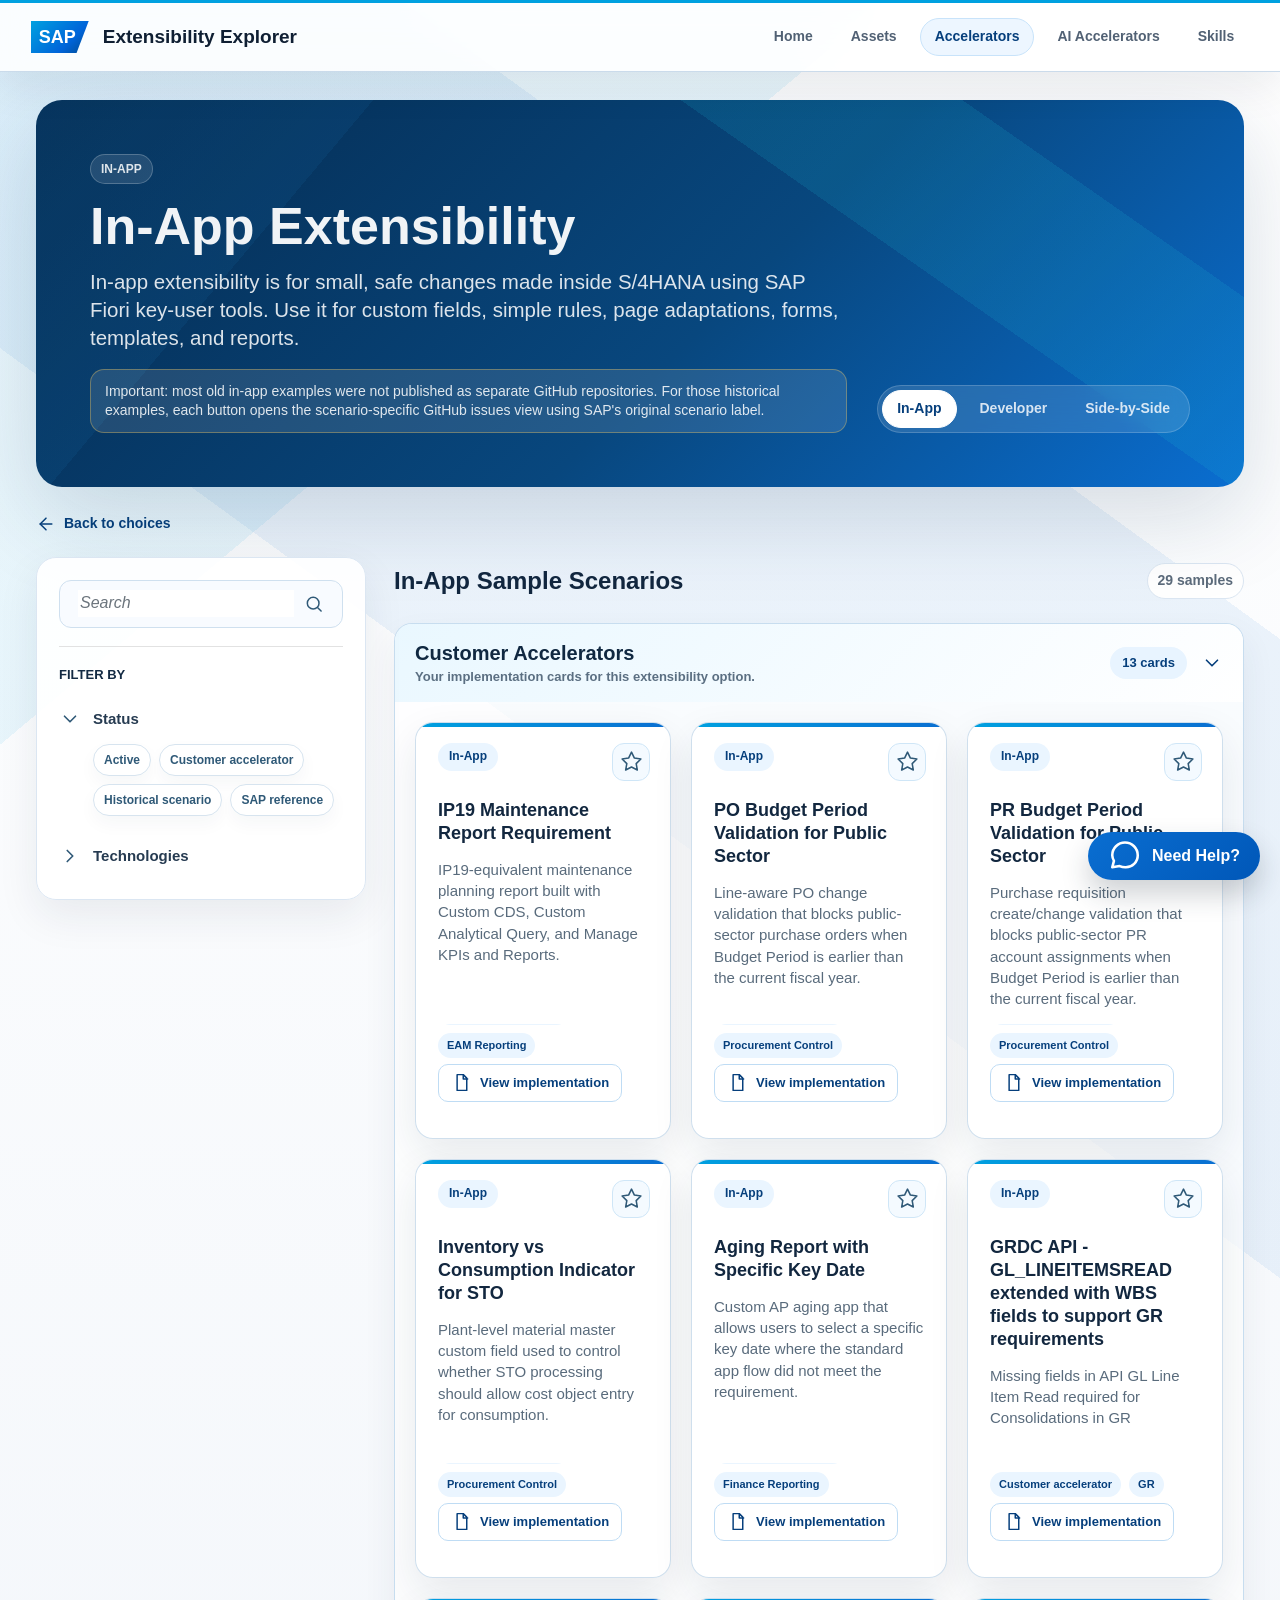
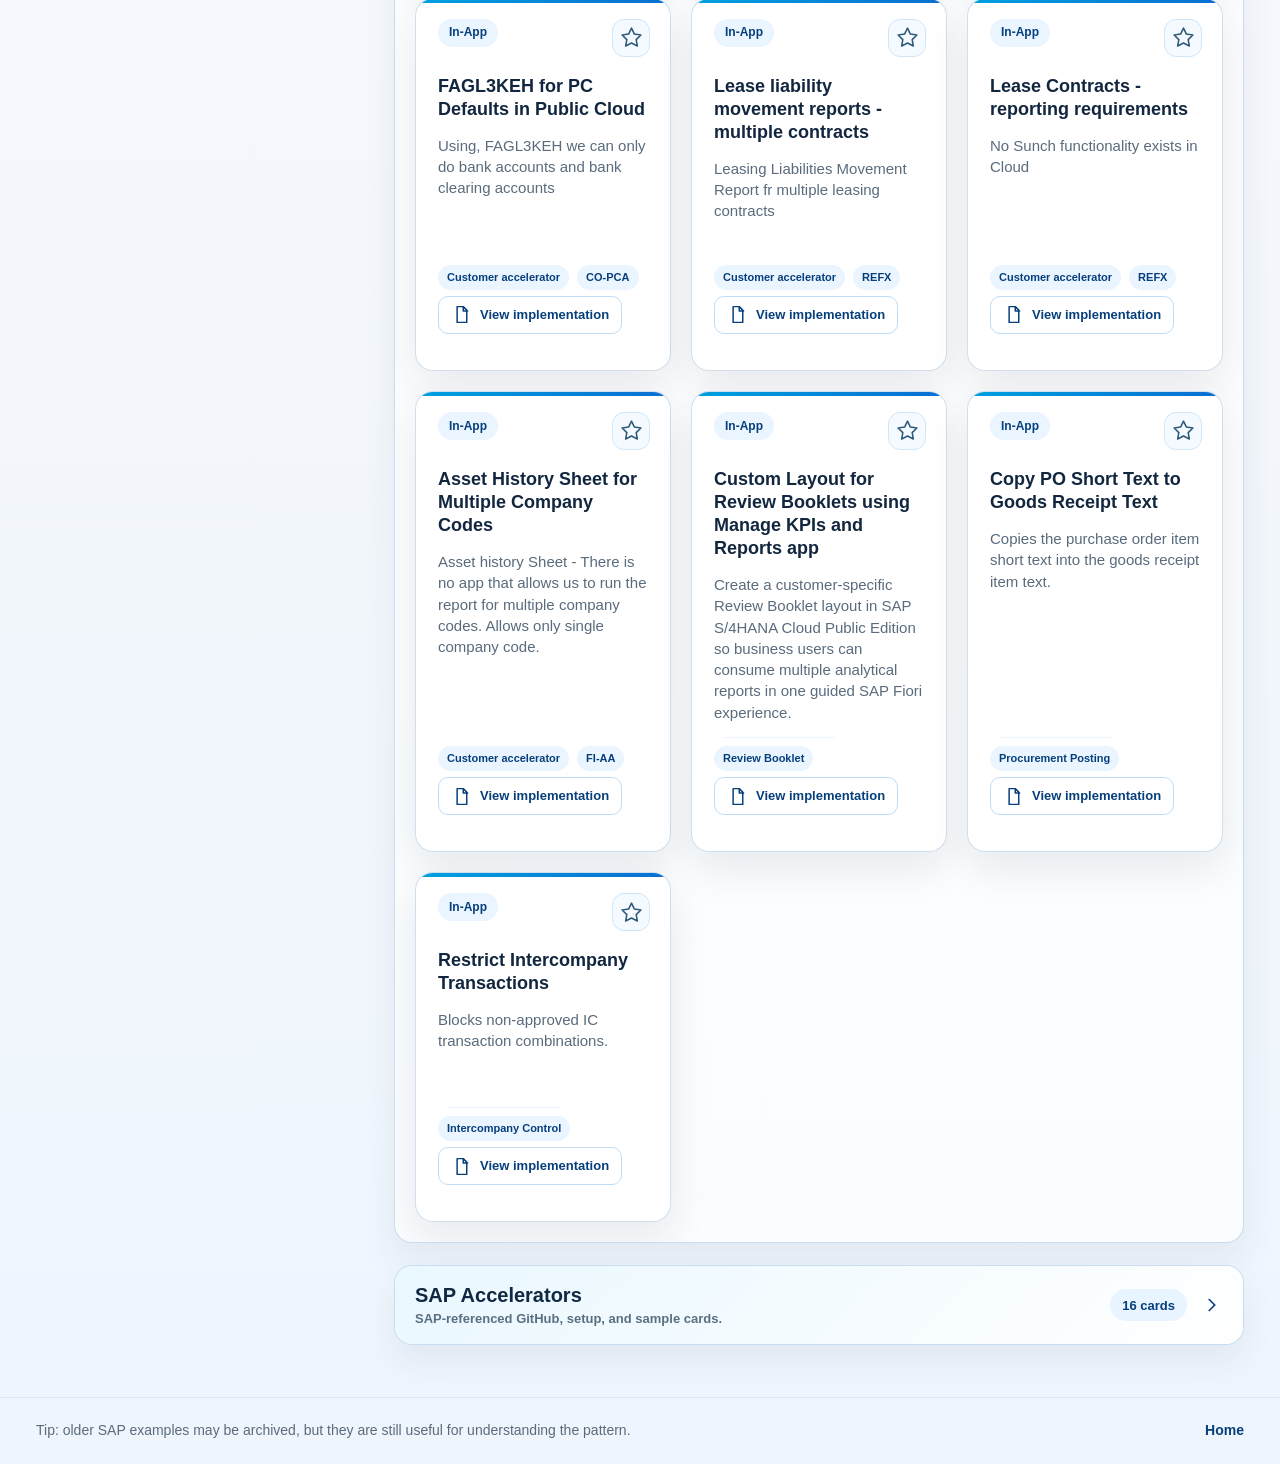
<file: samples.html>
<!doctype html>
<html lang="en">
  <head>
    <meta charset="utf-8" />
    <meta name="viewport" content="width=device-width, initial-scale=1" />
    <title>Samples - Extensibility Explorer</title>
    <link rel="stylesheet" href="styles.css?v=20260709-skills" />
  </head>
  <body data-page="samples">
    <header class="site-header">
      <a class="brand" href="index.html" aria-label="Extensibility Explorer home">
        <span class="sap-logo" aria-label="SAP">SAP</span>
      </a>
      <a class="brand-title" href="index.html">Extensibility Explorer</a>
      <nav class="top-nav" aria-label="Main navigation">
        <a href="index.html">Home</a>
        <a href="assets.html">Assets</a>
        <a class="active" href="accelerators.html">Accelerators</a>
        <a href="ai-accelerators.html" data-ai-nav>AI Accelerators</a>
        <a href="skills.html">Skills</a>
      </nav>
    </header>

    <section class="scenario-hero" aria-label="Sample scenarios introduction">
      <div class="scenario-hero-inner">
        <div class="scenario-hero-copy">
          <p class="eyebrow" id="laneEyebrow">Samples</p>
          <h1 id="laneTitle">Sample Scenarios</h1>
          <p id="laneBrief">Explore pre-built SAP S/4HANA extensibility examples. Search by scenario, technology, or pattern, then open an implementation guide before going to GitHub.</p>
          <p class="lane-note" id="laneNote"></p>
        </div>
        <div class="hero-actions lane-switcher" aria-label="Change extensibility option">
          <a href="samples.html?lane=inapp" data-lane-link="inapp">In-App</a>
          <a href="samples.html?lane=developer" data-lane-link="developer">Developer</a>
          <a href="samples.html?lane=side" data-lane-link="side">Side-by-Side</a>
        </div>
      </div>
    </section>

    <main class="samples-page">
      <a class="back-link" href="index.html">
        <svg viewBox="0 0 24 24" aria-hidden="true"><path d="M19 12H5" /><path d="m12 19-7-7 7-7" /></svg>
        Back to choices
      </a>

      <section class="scenario-browser" aria-label="Sample repositories">
        <aside class="filter-rail" aria-label="Search and filters">
          <label class="search-box">
            <span class="sr-only">Search samples</span>
            <input id="sampleSearch" type="search" placeholder="Search" />
            <svg viewBox="0 0 24 24" aria-hidden="true"><circle cx="11" cy="11" r="7" /><path d="m16.5 16.5 4 4" /></svg>
          </label>

          <div class="filter-block">
            <p>Filter By</p>
            <button class="filter-heading" type="button" aria-expanded="true" data-filter-toggle="status">
              <svg viewBox="0 0 24 24" aria-hidden="true"><path d="m9 18 6-6-6-6" /></svg>
              Status
            </button>
            <div class="filter-options" id="statusFilters"></div>
            <button class="filter-heading" type="button" aria-expanded="false" data-filter-toggle="pattern">
              <svg viewBox="0 0 24 24" aria-hidden="true"><path d="m9 18 6-6-6-6" /></svg>
              Technologies
            </button>
            <div class="filter-options" id="patternFilters" hidden></div>
          </div>
        </aside>

        <div class="scenario-results">
          <div class="section-title">
            <h2 id="sampleSectionTitle">Samples</h2>
            <p id="sampleCount"></p>
          </div>
          <div class="accelerator-groups" id="acceleratorGroups">
            <section class="accelerator-source-section" data-source-section="customer">
              <button class="source-section-toggle" type="button" data-accelerator-section="customer" aria-expanded="true">
                <span>
                  <strong>Customer Accelerators</strong>
                  <small>Your implementation cards for this extensibility option.</small>
                </span>
                <span class="source-section-count" id="customerAcceleratorCount">0 cards</span>
                <svg viewBox="0 0 24 24" aria-hidden="true"><path d="m6 9 6 6 6-6" /></svg>
              </button>
              <div class="accelerator-section-body" id="customerAcceleratorBody">
                <div class="sample-grid" id="customerSampleGrid"></div>
                <p class="empty-state section-empty" id="customerEmptyState" hidden>No matching customer accelerators found.</p>
              </div>
            </section>

            <section class="accelerator-source-section" data-source-section="sap">
              <button class="source-section-toggle" type="button" data-accelerator-section="sap" aria-expanded="false">
                <span>
                  <strong>SAP Accelerators</strong>
                  <small>SAP-referenced GitHub, setup, and sample cards.</small>
                </span>
                <span class="source-section-count" id="sapAcceleratorCount">0 cards</span>
                <svg viewBox="0 0 24 24" aria-hidden="true"><path d="m6 9 6 6 6-6" /></svg>
              </button>
              <div class="accelerator-section-body" id="sapAcceleratorBody" hidden>
                <div class="sample-grid" id="sapSampleGrid"></div>
                <p class="empty-state section-empty" id="sapEmptyState" hidden>No matching SAP accelerators found.</p>
              </div>
            </section>
          </div>
          <p class="empty-state" id="emptyState" hidden>No matching samples found.</p>
        </div>
      </section>
    </main>

    <a class="help-button" href="https://github.com/SAP" target="_blank" rel="noreferrer">
      <svg viewBox="0 0 24 24" aria-hidden="true"><path d="M21 11.5a8.4 8.4 0 0 1-8.7 8.5 9.4 9.4 0 0 1-4.1-.9L3 20l1.2-4.6A8.2 8.2 0 0 1 3 11.5a8.5 8.5 0 0 1 18 0Z" /></svg>
      Need Help?
    </a>

    <footer class="footer">
      <span>Tip: older SAP examples may be archived, but they are still useful for understanding the pattern.</span>
      <a href="index.html">Home</a>
    </footer>

    <script src="assets-data.js?v=20260709-compact-tables"></script>
    <script src="selected-content.js?v=20260709-compact-tables"></script>
    <script src="app.js?v=20260709-compact-tables"></script>
  </body>
</html>
</file>
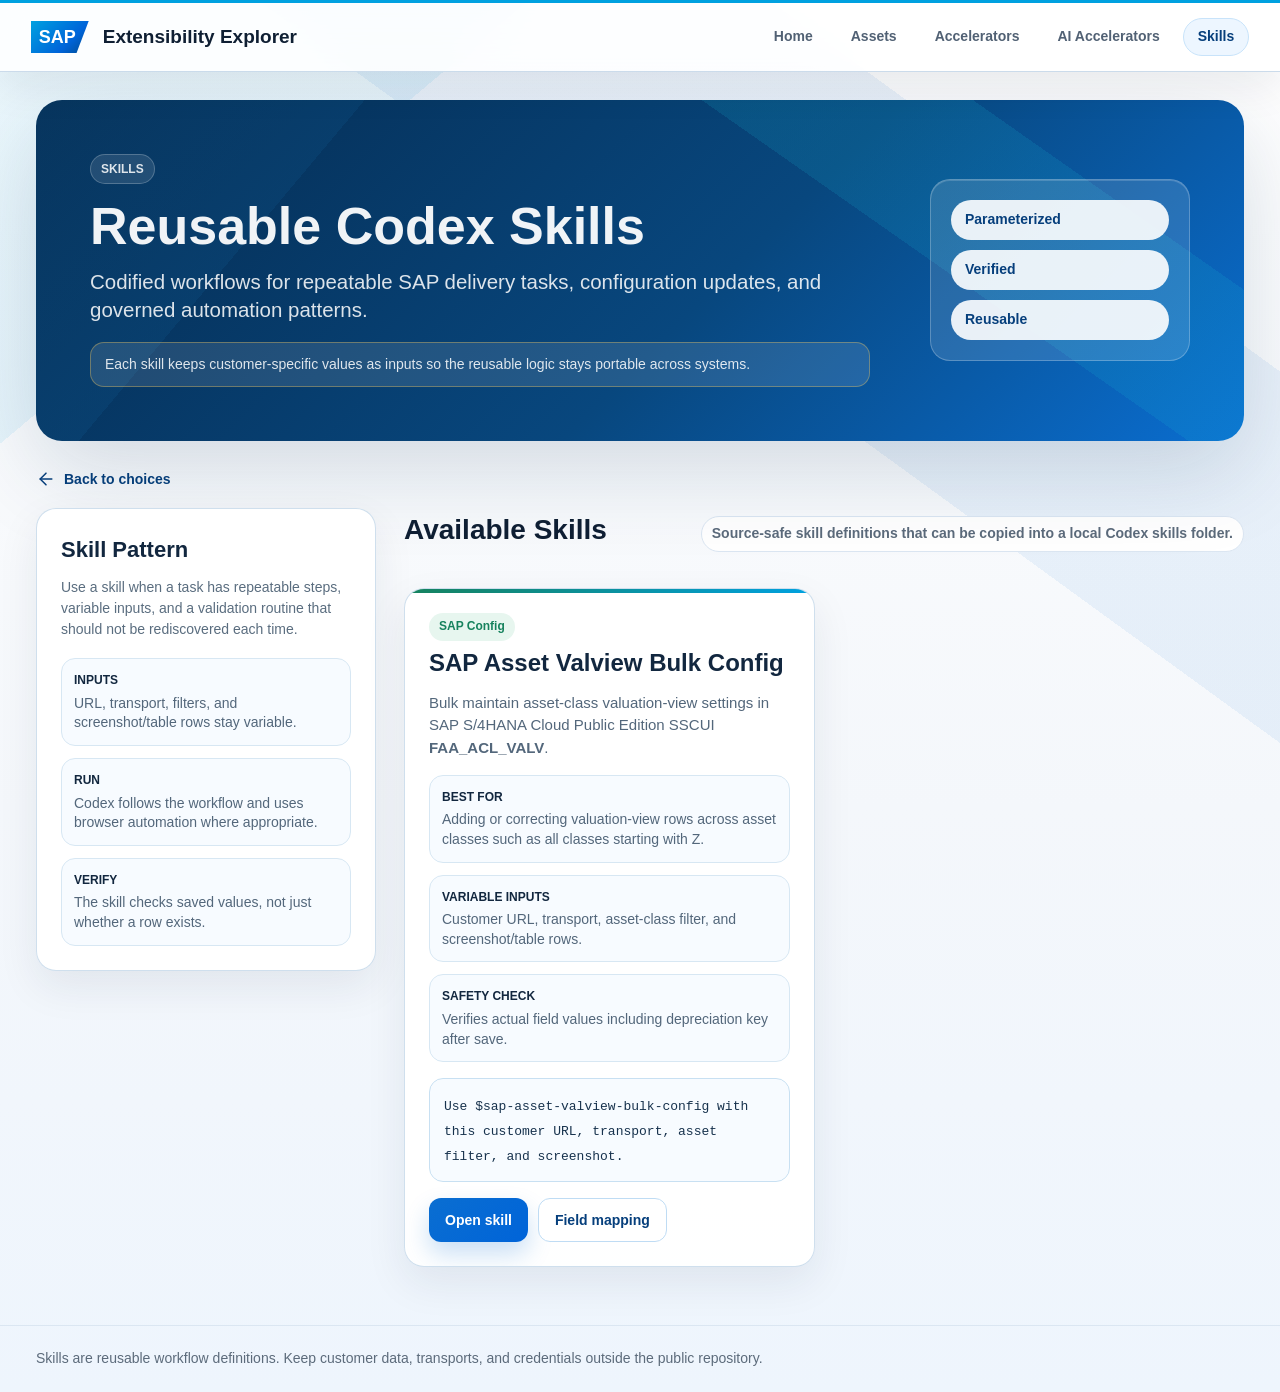
<file: skills.html>
<!doctype html>
<html lang="en">
  <head>
    <meta charset="utf-8" />
    <meta name="viewport" content="width=device-width, initial-scale=1" />
    <title>Skills - Extensibility Explorer</title>
    <link rel="stylesheet" href="styles.css?v=20260709-skills" />
  </head>
  <body data-page="skills">
    <header class="site-header">
      <a class="brand" href="index.html" aria-label="Extensibility Explorer home">
        <span class="sap-logo" aria-label="SAP">SAP</span>
      </a>
      <a class="brand-title" href="index.html">Extensibility Explorer</a>
      <nav class="top-nav" aria-label="Main navigation">
        <a href="index.html">Home</a>
        <a href="assets.html">Assets</a>
        <a href="accelerators.html">Accelerators</a>
        <a href="ai-accelerators.html" data-ai-nav>AI Accelerators</a>
        <a class="active" href="skills.html">Skills</a>
      </nav>
    </header>

    <section class="scenario-hero skills-hero" aria-label="Skills introduction">
      <div class="scenario-hero-inner">
        <div class="scenario-hero-copy">
          <p class="eyebrow">Skills</p>
          <h1>Reusable Codex Skills</h1>
          <p>Codified workflows for repeatable SAP delivery tasks, configuration updates, and governed automation patterns.</p>
          <p class="lane-note">Each skill keeps customer-specific values as inputs so the reusable logic stays portable across systems.</p>
        </div>
        <div class="asset-stat-panel" aria-label="Skill coverage">
          <span>Parameterized</span>
          <span>Verified</span>
          <span>Reusable</span>
        </div>
      </div>
    </section>

    <main class="skills-page">
      <a class="back-link" href="index.html">
        <svg viewBox="0 0 24 24" aria-hidden="true"><path d="M19 12H5" /><path d="m12 19-7-7 7-7" /></svg>
        Back to choices
      </a>

      <section class="skills-layout" aria-label="Skill library">
        <aside class="skills-guide">
          <h2>Skill Pattern</h2>
          <p>Use a skill when a task has repeatable steps, variable inputs, and a validation routine that should not be rediscovered each time.</p>
          <dl>
            <div>
              <dt>Inputs</dt>
              <dd>URL, transport, filters, and screenshot/table rows stay variable.</dd>
            </div>
            <div>
              <dt>Run</dt>
              <dd>Codex follows the workflow and uses browser automation where appropriate.</dd>
            </div>
            <div>
              <dt>Verify</dt>
              <dd>The skill checks saved values, not just whether a row exists.</dd>
            </div>
          </dl>
        </aside>

        <div class="skills-results">
          <div class="section-title">
            <h2>Available Skills</h2>
            <p>Source-safe skill definitions that can be copied into a local Codex skills folder.</p>
          </div>

          <div class="skill-card-grid">
            <article class="skill-card">
              <div class="skill-card-header">
                <span class="skill-type">SAP Config</span>
                <h3>SAP Asset Valview Bulk Config</h3>
              </div>
              <p>Bulk maintain asset-class valuation-view settings in SAP S/4HANA Cloud Public Edition SSCUI <strong>FAA_ACL_VALV</strong>.</p>
              <dl class="skill-facts">
                <div>
                  <dt>Best for</dt>
                  <dd>Adding or correcting valuation-view rows across asset classes such as all classes starting with Z.</dd>
                </div>
                <div>
                  <dt>Variable inputs</dt>
                  <dd>Customer URL, transport, asset-class filter, and screenshot/table rows.</dd>
                </div>
                <div>
                  <dt>Safety check</dt>
                  <dd>Verifies actual field values including depreciation key after save.</dd>
                </div>
              </dl>
              <div class="prompt-sample" aria-label="Example prompt">
                <code>Use $sap-asset-valview-bulk-config with this customer URL, transport, asset filter, and screenshot.</code>
              </div>
              <div class="skill-actions">
                <a class="primary-action" href="skills/sap-asset-valview-bulk-config/SKILL.md">Open skill</a>
                <a class="secondary-action" href="skills/sap-asset-valview-bulk-config/references/field-mapping.md">Field mapping</a>
              </div>
            </article>
          </div>
        </div>
      </section>
    </main>

    <footer class="footer">
      <span>Skills are reusable workflow definitions. Keep customer data, transports, and credentials outside the public repository.</span>
    </footer>
  </body>
</html>
</file>
<file: styles.css>
:root {
  --page: #f5f9ff;
  --surface: #ffffff;
  --text: #223548;
  --muted: #5f6f82;
  --line: #d5e4f4;
  --blue: #0a6ed1;
  --blue-dark: #004b8d;
  --blue-soft: #e5f2ff;
  --sap-navy: #243f5a;
  --sap-sky: #00a1e0;
  --sap-cyan: #14b8d4;
  --green: #16825d;
  --green-soft: #e7f6ef;
  --amber: #a96500;
  --amber-soft: #fff4dc;
  --red: #b43b37;
  --red-soft: #fff0ef;
  --shadow: 0 18px 44px rgba(34, 53, 72, 0.12);
  --shadow-strong: 0 28px 80px rgba(10, 64, 112, 0.18);
  --radius: 8px;
  --font: "Segoe UI", Roboto, Arial, sans-serif;
}

* {
  box-sizing: border-box;
}

body {
  margin: 0;
  background:
    linear-gradient(118deg, rgba(0, 161, 224, 0.08) 0 16%, transparent 16% 100%),
    linear-gradient(28deg, transparent 0 62%, rgba(10, 110, 209, 0.07) 62% 80%, transparent 80%),
    linear-gradient(180deg, #ffffff 0%, #f4f9ff 45%, #edf5ff 100%);
  color: var(--text);
  font-family: var(--font);
  font-size: 16px;
  line-height: 1.55;
}

a {
  color: inherit;
  text-decoration: none;
}

svg {
  width: 20px;
  height: 20px;
  fill: none;
  stroke: currentColor;
  stroke-linecap: round;
  stroke-linejoin: round;
  stroke-width: 1.8;
}

.sr-only {
  position: absolute;
  width: 1px;
  height: 1px;
  padding: 0;
  overflow: hidden;
  clip: rect(0, 0, 0, 0);
  white-space: nowrap;
  border: 0;
}

[hidden] {
  display: none !important;
}

.site-header {
  position: sticky;
  top: 0;
  z-index: 10;
  display: grid;
  grid-template-columns: auto minmax(0, 1fr) auto;
  align-items: center;
  gap: 14px;
  min-height: 64px;
  padding: 10px 36px;
  background: rgba(255, 255, 255, 0.94);
  border-top: 4px solid var(--sap-sky);
  border-bottom: 1px solid #c9d8e8;
  backdrop-filter: blur(14px);
  box-shadow: 0 10px 30px rgba(34, 53, 72, 0.08);
}

body[data-page="samples"] {
  background: #ffffff;
}

body[data-page="samples"] .site-header {
  min-height: 86px;
  padding-inline: max(36px, calc((100vw - 1500px) / 2));
  background: #2b4d69;
  border-top: 4px solid #d0001b;
  border-bottom: 0;
  color: #ffffff;
  box-shadow: none;
}

body[data-page="samples"] .brand {
  color: #ffffff;
}

body[data-page="samples"] .brand-title {
  color: #ffffff;
  font-size: 28px;
  font-weight: 800;
}

body[data-page="samples"] .sap-logo {
  background: transparent;
  clip-path: none;
  width: auto;
  height: auto;
  padding-right: 0;
  font-size: 28px;
  filter: drop-shadow(0 1px 0 rgba(0, 0, 0, 0.2));
}

body[data-page="samples"] .top-nav {
  gap: 28px;
}

body[data-page="samples"] .top-nav a {
  min-height: 44px;
  border-radius: 0;
  color: rgba(255, 255, 255, 0.82);
  font-size: 18px;
  font-weight: 500;
  border: 0;
  border-bottom: 3px solid transparent;
  background: transparent;
}

body[data-page="samples"] .top-nav a:hover,
body[data-page="samples"] .top-nav a.active {
  color: #ffffff;
  border-bottom-color: #ffffff;
  background: transparent;
}

.brand {
  display: inline-flex;
  align-items: center;
  justify-self: start;
  gap: 12px;
  color: #111827;
  font-size: 18px;
  font-weight: 800;
}

.brand-title {
  position: static;
  transform: none;
  justify-self: start;
  color: #111827;
  font-size: 18px;
  font-weight: 800;
  line-height: 1.2;
  text-align: center;
  white-space: nowrap;
}

.sap-logo {
  display: inline-flex;
  align-items: center;
  justify-content: center;
  width: 58px;
  height: 32px;
  padding-right: 5px;
  clip-path: polygon(0 0, 100% 0, 79% 100%, 0% 100%);
  background: linear-gradient(135deg, #00a1e0 0%, #0064d9 66%, #004b8d 100%);
  color: #ffffff;
  font-size: 18px;
  font-weight: 900;
  letter-spacing: 0;
  line-height: 1;
}

.sap-logo-large {
  width: 68px;
  height: 38px;
  font-size: 22px;
}

.top-nav {
  display: flex;
  align-items: center;
  justify-self: end;
  gap: 8px;
  flex-wrap: wrap;
}

.top-nav a,
.lane-switcher a {
  display: inline-flex;
  align-items: center;
  min-height: 36px;
  padding: 0 13px;
  border-radius: 6px;
  color: var(--muted);
  font-size: 14px;
  font-weight: 750;
  border: 1px solid transparent;
  white-space: nowrap;
}

.top-nav a:hover,
.top-nav a.active,
.lane-switcher a:hover,
.lane-switcher a.active {
  background: #edf6ff;
  border-color: #b7daf7;
  color: var(--blue-dark);
}

main {
  width: min(1190px, calc(100% - 40px));
  margin: 0 auto;
}

main.samples-page {
  width: min(1500px, calc(100% - 72px));
}

h1,
h2,
h3,
p {
  margin-top: 0;
}

h1 {
  margin-bottom: 8px;
  font-size: 24px;
  line-height: 1.15;
  letter-spacing: 0;
}

.samples-hero p {
  max-width: 740px;
  color: var(--muted);
  font-size: 19px;
}

.samples-hero .lane-note {
  margin-top: 14px;
  margin-bottom: 0;
  padding: 12px 14px;
  background: var(--amber-soft);
  border: 1px solid #f0d39a;
  border-radius: var(--radius);
  color: #6f4b00;
  font-size: 15px;
}

.flow-hero {
  position: relative;
  min-height: calc(100vh - 136px);
  padding: 32px 0 36px;
}

.scenario-hero {
  position: relative;
  overflow: hidden;
  min-height: 322px;
  background:
    linear-gradient(180deg, rgba(43, 77, 105, 0.96) 0%, rgba(51, 87, 114, 0.94) 56%, rgba(112, 148, 174, 0.92) 100%),
    #2b4d69;
  color: #ffffff;
}

.scenario-hero::before {
  content: "";
  position: absolute;
  left: 50%;
  bottom: -84px;
  width: min(820px, 70vw);
  height: 260px;
  transform: translateX(-50%);
  border-radius: 46% 54% 0 0;
  background: rgba(255, 255, 255, 0.055);
}

.scenario-hero::after {
  content: "";
  position: absolute;
  left: 41%;
  bottom: -94px;
  width: 260px;
  height: 260px;
  transform: rotate(45deg);
  border-radius: 16px;
  background: rgba(255, 255, 255, 0.045);
}

.scenario-hero-inner {
  position: relative;
  z-index: 1;
  width: min(1420px, calc(100% - 72px));
  margin: 0 auto;
  padding: 82px 0 70px;
  text-align: center;
}

.scenario-tabs {
  display: flex;
  justify-content: center;
  gap: 46px;
  margin-bottom: 64px;
}

.scenario-tabs a {
  min-height: 42px;
  color: rgba(255, 255, 255, 0.82);
  font-size: 18px;
  font-weight: 600;
  border-bottom: 3px solid transparent;
}

.scenario-tabs a:hover,
.scenario-tabs a.active {
  color: #ffffff;
  border-bottom-color: #ffffff;
}

.scenario-hero h1 {
  margin-bottom: 18px;
  color: #ffffff;
  font-size: clamp(48px, 5vw, 70px);
  font-weight: 300;
  letter-spacing: 0;
}

.scenario-hero p {
  margin: 0 auto;
  max-width: 1040px;
  color: rgba(255, 255, 255, 0.9);
  font-size: clamp(20px, 2vw, 28px);
  line-height: 1.35;
}

.flow-hero::before {
  content: "";
  position: absolute;
  inset: 18px -28px auto;
  height: 78%;
  border: 1px solid rgba(0, 161, 224, 0.18);
  border-radius: 14px;
  background:
    linear-gradient(130deg, rgba(0, 161, 224, 0.08) 0 21%, transparent 21% 100%),
    linear-gradient(34deg, transparent 0 66%, rgba(10, 110, 209, 0.08) 66% 83%, transparent 83%),
    linear-gradient(90deg, rgba(10, 110, 209, 0.045) 1px, transparent 1px),
    linear-gradient(180deg, rgba(10, 110, 209, 0.035) 1px, transparent 1px),
    rgba(255, 255, 255, 0.86);
  background-size: 100% 100%, 100% 100%, 52px 52px, 52px 52px, 100% 100%;
  box-shadow: 0 30px 88px rgba(10, 64, 112, 0.16);
  pointer-events: none;
}

.hero-brand {
  position: relative;
  z-index: 1;
  display: flex;
  align-items: center;
  justify-content: center;
  gap: 14px;
  margin-bottom: 22px;
  color: #111827;
  font-size: 18px;
  font-weight: 850;
}

.root-node {
  position: relative;
  z-index: 1;
  width: min(650px, 100%);
  margin: 0 auto;
  padding: 16px 28px 17px;
  text-align: center;
  background: linear-gradient(180deg, #ffffff 0%, #f7fbff 100%);
  border: 1px solid #98d6f5;
  border-top: 5px solid var(--sap-sky);
  border-radius: 8px;
  box-shadow:
    0 18px 46px rgba(34, 53, 72, 0.13),
    8px 8px 0 rgba(0, 161, 224, 0.16);
}

.root-node h1 {
  margin-bottom: 7px;
  font-size: clamp(28px, 3.4vw, 40px);
  font-weight: 850;
}

.root-node p {
  margin-bottom: 0;
  color: var(--muted);
}

.flow-lines {
  position: relative;
  z-index: 1;
  height: 92px;
  width: 100%;
}

.line {
  position: absolute;
  display: block;
  background: var(--sap-sky);
}

.line.vertical {
  left: 50%;
  top: 0;
  width: 2px;
  height: 44px;
  transform: translateX(-50%);
}

.line.horizontal {
  left: 16.5%;
  right: 16.5%;
  top: 44px;
  height: 2px;
}

.line.branch {
  top: 44px;
  width: 2px;
  height: 48px;
}

.line.branch::after {
  content: "";
  position: absolute;
  left: 50%;
  bottom: -1px;
  width: 0;
  height: 0;
  transform: translateX(-50%);
  border-left: 5px solid transparent;
  border-right: 5px solid transparent;
  border-top: 8px solid var(--sap-sky);
}

.branch-left {
  left: 16.5%;
}

.branch-mid {
  left: 50%;
  transform: translateX(-50%);
}

.branch-right {
  right: 16.5%;
}

.choice-grid {
  position: relative;
  z-index: 1;
  display: grid;
  grid-template-columns: repeat(3, minmax(0, 1fr));
  gap: 28px;
  margin: 0 0 28px;
}

.choice-card,
.sample-card,
.samples-hero,
.sample-section {
  background: var(--surface);
  border: 1px solid var(--line);
  border-radius: var(--radius);
  box-shadow: var(--shadow);
}

.choice-card {
  position: relative;
  display: grid;
  min-height: 198px;
  padding: 24px 24px 22px;
  overflow: visible;
  border: 1px solid #abd7ef;
  border-top: 5px solid var(--sap-sky);
  border-radius: 8px;
  background: linear-gradient(180deg, #ffffff 0%, #f8fcff 100%);
  box-shadow:
    0 20px 44px rgba(34, 53, 72, 0.12),
    inset 0 1px 0 rgba(255, 255, 255, 0.9);
  transition: transform 160ms ease, border-color 160ms ease, box-shadow 160ms ease, background 160ms ease;
  z-index: 0;
}

.choice-card::before,
.choice-card::after {
  content: "";
  position: absolute;
  inset: 9px -9px -9px 9px;
  z-index: -1;
  border: 1px solid rgba(0, 161, 224, 0.44);
  border-radius: 8px;
  background: rgba(229, 242, 255, 0.62);
  box-shadow: 0 12px 26px rgba(10, 110, 209, 0.08);
}

.choice-card::after {
  inset: 14px -14px -14px 14px;
  opacity: 0.62;
}

.choice-card:hover {
  transform: translateY(-6px);
  border-color: var(--blue);
  background: #ffffff;
  box-shadow:
    0 28px 58px rgba(0, 74, 132, 0.18),
    inset 0 1px 0 rgba(255, 255, 255, 0.9);
}

.choice-card h2 {
  margin-bottom: 12px;
  font-size: 21px;
  line-height: 1.2;
  font-weight: 850;
}

.choice-card p {
  color: #263c52;
  font-size: 16px;
  line-height: 1.42;
}

.card-action {
  align-self: end;
  display: inline-flex;
  width: fit-content;
  min-height: 38px;
  align-items: center;
  padding: 0 14px;
  border: 1px solid var(--blue);
  border-radius: 4px;
  background: var(--blue);
  color: #ffffff;
  font-size: 14px;
  font-weight: 800;
  box-shadow: 0 8px 18px rgba(10, 110, 209, 0.18);
}

.choice-card:hover .card-action {
  background: var(--blue-dark);
  color: #ffffff;
}

.tools-panel {
  position: relative;
  overflow: hidden;
  scroll-margin-top: 92px;
  margin: 36px 0 64px;
  padding: 48px 40px 42px;
  border: 1px solid rgba(255, 255, 255, 0.18);
  border-top: 5px solid var(--sap-sky);
  border-radius: 12px;
  background:
    linear-gradient(135deg, rgba(255, 255, 255, 0.08) 0 18%, transparent 18% 100%),
    linear-gradient(28deg, transparent 0 38%, rgba(255, 255, 255, 0.08) 38% 56%, transparent 56%),
    linear-gradient(180deg, #274b68 0%, #426f8e 54%, #7199b2 100%);
  color: #ffffff;
  box-shadow:
    0 28px 82px rgba(20, 56, 88, 0.24),
    inset 0 1px 0 rgba(255, 255, 255, 0.16);
}

.tools-panel::before {
  content: "";
  position: absolute;
  inset: 0;
  background:
    linear-gradient(135deg, rgba(255, 255, 255, 0.05) 0 20%, transparent 20%),
    radial-gradient(circle at 50% 45%, rgba(255, 255, 255, 0.08), transparent 38%);
  pointer-events: none;
}

.tools-heading {
  position: relative;
  z-index: 1;
  display: grid;
  justify-items: center;
  gap: 12px;
  margin-bottom: 36px;
  text-align: center;
}

.tools-heading svg {
  width: 42px;
  height: 42px;
  color: #ffffff;
  stroke-width: 2;
}

.tools-heading h2 {
  margin: 0;
  color: #ffffff;
  font-size: clamp(28px, 3vw, 38px);
  font-weight: 400;
  line-height: 1.2;
}

.tools-grid {
  position: relative;
  z-index: 1;
  display: grid;
  grid-template-columns: repeat(3, minmax(0, 1fr));
  gap: 22px;
}

.tool-card {
  position: relative;
  display: grid;
  justify-items: center;
  align-content: start;
  min-height: 238px;
  padding: 26px 22px 22px;
  color: var(--text);
  text-align: center;
  border: 1px solid rgba(209, 224, 238, 0.95);
  border-radius: 8px;
  background: linear-gradient(180deg, rgba(255, 255, 255, 0.98) 0%, rgba(246, 251, 255, 0.97) 100%);
  box-shadow: 0 18px 38px rgba(22, 49, 76, 0.18);
  transition: background 160ms ease, border-color 160ms ease, transform 160ms ease, box-shadow 160ms ease;
}

.tool-card:hover {
  transform: translateY(-6px);
  border-color: rgba(0, 161, 224, 0.78);
  background: #ffffff;
  box-shadow: 0 28px 56px rgba(9, 46, 82, 0.24);
}

.tool-card svg {
  width: 58px;
  height: 58px;
  margin-bottom: 18px;
  padding: 12px;
  border: 1px solid #bfe3f8;
  border-radius: 50%;
  background: #eaf7ff;
  color: var(--blue);
  stroke-width: 1.9;
}

.tool-card h3 {
  margin-bottom: 10px;
  color: #17324d;
  font-size: 21px;
  font-weight: 800;
  line-height: 1.16;
}

.tool-card p {
  max-width: 280px;
  margin: 0 0 22px;
  color: #52677a;
  font-size: 15px;
  line-height: 1.45;
}

.tool-card::after {
  content: "View related samples";
  align-self: end;
  display: inline-flex;
  min-height: 34px;
  align-items: center;
  margin-top: auto;
  padding: 0 12px;
  border: 1px solid #b9dff8;
  border-radius: 4px;
  background: #f4faff;
  color: var(--blue-dark);
  font-size: 13px;
  font-weight: 800;
}

.tool-card:hover::after {
  border-color: var(--blue);
  background: var(--blue);
  color: #ffffff;
}

.back-link {
  display: inline-flex;
  align-items: center;
  gap: 8px;
  margin: 28px 0 18px;
  color: var(--blue-dark);
  font-size: 14px;
  font-weight: 750;
}

body[data-page="samples"] .back-link {
  margin-top: 26px;
  margin-bottom: 18px;
}

.samples-hero {
  position: relative;
  overflow: hidden;
  display: grid;
  grid-template-columns: minmax(0, 1fr) auto;
  gap: 24px;
  align-items: start;
  padding: 34px;
  margin-bottom: 20px;
  border-top: 4px solid var(--sap-sky);
}

.samples-hero.compact {
  display: none;
}

.samples-hero::after {
  content: "";
  position: absolute;
  inset: auto 0 0;
  height: 4px;
  background: linear-gradient(90deg, var(--sap-sky), var(--blue), transparent);
}

.samples-hero h1 {
  font-size: clamp(34px, 5vw, 52px);
}

.eyebrow {
  margin-bottom: 8px;
  color: var(--blue-dark) !important;
  font-size: 13px !important;
  font-weight: 800;
  text-transform: uppercase;
}

.lane-switcher {
  display: flex;
  gap: 8px;
  padding: 4px;
  border: 1px solid var(--line);
  border-radius: 8px;
  background: #f8fbff;
}

.sample-section {
  padding: 30px;
  margin-bottom: 46px;
  border-top: 1px solid #b9dff8;
}

.scenario-browser {
  display: grid;
  grid-template-columns: minmax(260px, 360px) minmax(0, 1fr);
  gap: 36px;
  align-items: start;
  margin: 0 0 52px;
}

.filter-rail {
  position: sticky;
  top: 104px;
  padding-top: 64px;
}

.search-box {
  display: grid;
  grid-template-columns: minmax(0, 1fr) auto;
  align-items: center;
  gap: 10px;
  padding: 0 18px;
  min-height: 54px;
  border: 1px solid #c9cfd5;
  border-radius: 4px;
  background: #ffffff;
  color: #2f5977;
}

.search-box input {
  width: 100%;
  border: 0;
  outline: 0;
  color: #33475b;
  font: inherit;
  font-size: 20px;
}

.search-box input::placeholder {
  color: #6b747c;
  font-style: italic;
}

.filter-block {
  margin-top: 12px;
  padding-top: 24px;
  border-top: 1px solid #e2e2e2;
}

.filter-block p {
  margin-bottom: 12px;
  color: #a8a8a8;
  font-size: 22px;
  font-weight: 300;
}

.filter-heading,
.filter-option,
.favorite-button {
  appearance: none;
  border: 0;
  background: transparent;
  font: inherit;
}

.filter-heading {
  display: flex;
  align-items: center;
  gap: 12px;
  width: 100%;
  padding: 10px 0;
  color: #53616d;
  font-size: 20px;
  text-align: left;
  cursor: pointer;
}

.filter-heading svg {
  width: 30px;
  height: 30px;
  color: #2f5977;
  transition: transform 160ms ease;
}

.filter-heading[aria-expanded="true"] svg {
  transform: rotate(90deg);
}

.filter-options {
  display: flex;
  flex-wrap: wrap;
  gap: 8px;
  padding: 4px 0 18px 42px;
}

.filter-option {
  min-height: 30px;
  padding: 0 10px;
  border: 1px solid #d7e4ef;
  border-radius: 16px;
  color: #2f5977;
  font-size: 12px;
  font-weight: 700;
  cursor: pointer;
}

.filter-option:hover,
.filter-option.selected {
  background: #e8f4ff;
  border-color: #0a6ed1;
  color: #004b8d;
}

.scenario-results {
  min-width: 0;
}

.section-title {
  display: flex;
  justify-content: space-between;
  gap: 16px;
  align-items: end;
  margin-bottom: 18px;
}

.scenario-browser .section-title {
  align-items: center;
  margin-bottom: 24px;
}

.scenario-browser .section-title h2 {
  color: #2c3f4f;
  font-size: 26px;
  font-weight: 500;
}

.section-title h2 {
  margin-bottom: 0;
  font-size: 28px;
}

.section-title p {
  margin-bottom: 0;
  color: var(--muted);
  font-size: 14px;
  font-weight: 700;
}

.section-title-actions {
  display: flex;
  flex-wrap: wrap;
  justify-content: flex-end;
  gap: 10px;
  align-items: center;
}

.filter-toggle-button {
  min-height: 34px;
  padding: 0 12px;
  border: 1px solid #c9e0f3;
  border-radius: 999px;
  background: #ffffff;
  color: var(--blue-dark);
  font: inherit;
  font-size: 13px;
  font-weight: 850;
  cursor: pointer;
}

.filter-toggle-button:hover {
  border-color: var(--blue);
  background: #edf6ff;
}

.sample-grid {
  display: grid;
  grid-template-columns: repeat(3, minmax(0, 1fr));
  gap: 16px;
}

.scenario-browser .sample-grid {
  grid-template-columns: repeat(2, minmax(280px, 1fr));
  gap: 30px;
}

.accelerator-groups {
  display: grid;
  gap: 22px;
}

.accelerator-source-section {
  overflow: hidden;
  border: 1px solid rgba(196, 220, 239, 0.95);
  border-radius: 18px;
  background: rgba(255, 255, 255, 0.72);
  box-shadow: 0 16px 34px rgba(36, 58, 86, 0.07);
}

.source-section-toggle {
  display: grid;
  grid-template-columns: minmax(0, 1fr) auto auto;
  gap: 14px;
  align-items: center;
  width: 100%;
  padding: 18px 20px;
  border: 0;
  background: linear-gradient(135deg, rgba(232, 247, 255, 0.92), rgba(255, 255, 255, 0.96));
  color: var(--text);
  cursor: pointer;
  text-align: left;
}

.source-section-toggle strong,
.source-section-toggle small {
  display: block;
}

.source-section-toggle strong {
  margin-bottom: 4px;
  color: #102841;
  font-size: 20px;
  font-weight: 820;
}

.source-section-toggle small {
  color: #5b6f82;
  font-size: 13px;
  font-weight: 600;
}

.source-section-toggle svg {
  width: 22px;
  height: 22px;
  color: var(--blue-dark);
  transition: transform 160ms ease;
}

.source-section-toggle[aria-expanded="false"] svg {
  transform: rotate(-90deg);
}

.source-section-count {
  display: inline-flex;
  min-height: 32px;
  align-items: center;
  padding: 0 12px;
  border-radius: 999px;
  background: #e8f4ff;
  color: var(--blue-dark);
  font-size: 13px;
  font-weight: 850;
  white-space: nowrap;
}

.accelerator-section-body {
  padding: 20px;
}

.section-empty {
  margin: 0;
}

.sample-card {
  display: flex;
  flex-direction: column;
  min-height: 270px;
  padding: 20px;
  border-top: 3px solid var(--sap-sky);
  box-shadow: 0 16px 34px rgba(34, 53, 72, 0.08);
  transition: border-color 160ms ease, box-shadow 160ms ease, transform 160ms ease;
}

.scenario-card {
  position: relative;
  min-height: 360px;
  padding: 112px 26px 28px;
  border: 1px solid #d4e3f0;
  border-radius: 8px;
  background: linear-gradient(180deg, #ffffff 0%, #f8fbff 100%);
  box-shadow: 0 18px 42px rgba(34, 53, 72, 0.11);
  overflow: hidden;
  transition: border-color 160ms ease, box-shadow 160ms ease, transform 160ms ease;
}

.scenario-card::before {
  content: "";
  position: absolute;
  top: 0;
  right: 0;
  left: 0;
  height: 4px;
  border-radius: 8px 8px 0 0;
  background: linear-gradient(90deg, var(--sap-sky), var(--blue));
}

.scenario-card:hover,
.scenario-card:focus-within {
  transform: translateY(-4px);
  border-color: #8ecff1;
  box-shadow: 0 26px 58px rgba(45, 77, 105, 0.18);
}

.favorite-button {
  position: absolute;
  top: 34px;
  right: 30px;
  display: grid;
  place-items: center;
  width: 38px;
  height: 38px;
  border: 1px solid #cfe6f7;
  border-radius: 50%;
  background: #f4faff;
  color: #2f5977;
  cursor: pointer;
}

.favorite-button svg {
  width: 36px;
  height: 36px;
  stroke-width: 1.5;
}

.favorite-button:hover {
  color: #0a6ed1;
}

.scenario-card h3 {
  max-width: 88%;
  margin-bottom: 28px;
  color: #34495a;
  font-size: 24px;
  font-weight: 400;
  line-height: 1.16;
}

.scenario-card .sample-description {
  color: #586977;
  font-size: 18px;
  line-height: 1.22;
}

.scenario-card .meta-row {
  margin-top: auto;
  margin-bottom: 18px;
}

.scenario-card .hover-detail {
  margin: 0 0 18px;
}

.setup-link {
  gap: 14px;
  min-height: 42px;
  margin-top: 0;
  padding: 0;
  border: 0;
  border-radius: 0;
  color: #2f5977;
  font-size: 18px;
  font-weight: 500;
}

.setup-link svg {
  width: 30px;
  height: 30px;
  stroke-width: 1.7;
}

.setup-link:hover {
  background: transparent;
  color: #0a6ed1;
}

.sample-card:hover,
.sample-card:focus-within {
  border-color: var(--blue);
  box-shadow: 0 26px 58px rgba(45, 77, 105, 0.18);
  transform: translateY(-4px);
}

.sample-card h3 {
  margin-bottom: 10px;
  font-size: 19px;
  line-height: 1.25;
  overflow-wrap: anywhere;
}

.sample-card p {
  color: var(--muted);
}

.hover-detail {
  display: none;
  margin: 2px 0 16px;
  padding: 10px 12px;
  border: 1px solid #c8dcfb;
  border-radius: var(--radius);
  background: #f5f9ff;
  color: var(--text);
  font-size: 14px;
}

.sample-card:hover .hover-detail,
.sample-card:focus-within .hover-detail {
  display: block;
}

.meta-row {
  display: flex;
  flex-wrap: wrap;
  gap: 8px;
  margin-bottom: 14px;
}

.pill {
  display: inline-flex;
  min-height: 26px;
  align-items: center;
  padding: 0 9px;
  border-radius: 999px;
  background: var(--blue-soft);
  color: var(--blue-dark);
  font-size: 12px;
  font-weight: 800;
}

.pill[data-status="Active"] {
  background: var(--green-soft);
  color: var(--green);
}

.pill[data-status="Archived"] {
  background: var(--red-soft);
  color: var(--red);
}

.pill[data-status="Historical scenario"] {
  background: var(--amber-soft);
  color: var(--amber);
}

.sample-link {
  display: inline-flex;
  align-items: center;
  gap: 8px;
  width: fit-content;
  min-height: 38px;
  margin-top: auto;
  padding: 0 13px;
  border: 1px solid var(--blue);
  border-radius: var(--radius);
  color: var(--blue-dark);
  font-size: 14px;
  font-weight: 800;
}

.sample-link:hover {
  background: var(--blue);
  color: #ffffff;
}

.empty-state {
  padding: 40px;
  border: 1px dashed #c8d6e3;
  border-radius: 8px;
  color: #53616d;
  text-align: center;
}

.help-button {
  position: fixed;
  right: 20px;
  bottom: 20px;
  z-index: 20;
  display: inline-flex;
  align-items: center;
  gap: 10px;
  min-height: 54px;
  padding: 0 20px;
  border-radius: 4px;
  background: #6f879c;
  color: #ffffff;
  font-size: 22px;
  font-weight: 600;
  box-shadow: 0 14px 28px rgba(31, 45, 61, 0.22);
}

.help-button svg {
  width: 34px;
  height: 34px;
  fill: none;
  stroke-width: 1.8;
}

.footer {
  display: flex;
  justify-content: space-between;
  gap: 18px;
  align-items: center;
  padding: 22px 36px;
  border-top: 1px solid var(--line);
  color: var(--muted);
  font-size: 14px;
}

.footer a {
  color: var(--blue-dark);
  font-weight: 750;
}

@media (max-width: 900px) {
  .site-header,
  .footer {
    padding-inline: 20px;
  }

  main {
    width: min(100% - 28px, 1120px);
  }

  .choice-grid,
  .sample-grid {
    grid-template-columns: 1fr;
  }

  .tools-grid {
    grid-template-columns: repeat(2, minmax(0, 1fr));
  }

  body[data-page="samples"] .site-header {
    padding-inline: 20px;
  }

  body[data-page="samples"] .brand-title,
  body[data-page="samples"] .sap-logo {
    font-size: 20px;
  }

  body[data-page="samples"] .top-nav {
    gap: 10px;
  }

  body[data-page="samples"] .top-nav a {
    font-size: 14px;
  }

  main.samples-page,
  .scenario-hero-inner {
    width: min(100% - 28px, 1120px);
  }

  .scenario-hero {
    min-height: 280px;
  }

  .scenario-tabs {
    gap: 18px;
    margin-bottom: 40px;
    overflow-x: auto;
    justify-content: flex-start;
  }

  .scenario-tabs a {
    flex: 0 0 auto;
    font-size: 15px;
  }

  .scenario-browser {
    grid-template-columns: 1fr;
  }

  .filter-rail {
    position: static;
    padding-top: 4px;
  }

  .scenario-browser .sample-grid {
    grid-template-columns: 1fr;
  }

  .flow-hero {
    min-height: auto;
    padding-top: 46px;
  }

  .flow-lines {
    display: none;
  }

  .root-node {
    margin-bottom: 24px;
  }

  .choice-card {
    min-height: 0;
  }

  .tools-panel {
    padding: 36px 22px 30px;
  }

  .samples-hero {
    grid-template-columns: 1fr;
    padding: 24px;
  }

  .lane-switcher {
    width: fit-content;
    max-width: 100%;
    overflow-x: auto;
  }
}

@media (max-width: 620px) {
  .site-header,
  .footer {
    display: grid;
  }

  .top-nav {
    width: 100%;
  }

  body[data-page="samples"] .site-header {
    min-height: 116px;
  }

  h1 {
    font-size: 24px;
  }

  .scenario-hero {
    min-height: 272px;
  }

  .scenario-hero-inner {
    padding: 48px 0 46px;
  }

  .scenario-hero h1 {
    font-size: 42px;
  }

  .scenario-hero p {
    font-size: 18px;
  }

  .samples-hero p {
    font-size: 17px;
  }

  .sample-section {
    padding: 22px;
  }

  .hover-detail {
    display: block;
  }

  .tools-grid {
    grid-template-columns: 1fr;
    gap: 18px;
  }

  .tools-panel {
    scroll-margin-top: 154px;
  }

  .tool-card {
    min-height: 0;
  }

  .scenario-card {
    min-height: 0;
    padding: 90px 20px 24px;
  }

  .scenario-card h3 {
    font-size: 22px;
  }

  .filter-options {
    padding-left: 0;
  }

  .help-button {
    display: none;
  }
}

/* Modern product-style refresh */
:root {
  --page: #f4f7fb;
  --surface: #ffffff;
  --surface-soft: #f8fbff;
  --text: #0f1f33;
  --muted: #5c6b7b;
  --line: #dbe6f2;
  --blue: #0a6ed1;
  --blue-dark: #063f7c;
  --blue-soft: #eaf5ff;
  --sap-sky: #00a1e0;
  --sap-cyan: #17b9d6;
  --shadow: 0 18px 48px rgba(22, 42, 70, 0.1);
  --shadow-strong: 0 30px 90px rgba(14, 48, 86, 0.16);
  --radius: 14px;
}

body,
body[data-page="samples"] {
  background:
    linear-gradient(140deg, rgba(0, 161, 224, 0.08) 0 18%, transparent 18% 100%),
    linear-gradient(36deg, transparent 0 68%, rgba(10, 110, 209, 0.07) 68% 84%, transparent 84%),
    linear-gradient(180deg, #ffffff 0%, var(--page) 58%, #eef5fd 100%);
  color: var(--text);
}

.site-header,
body[data-page="samples"] .site-header {
  min-height: 72px;
  padding: 12px clamp(24px, 2.4vw, 44px);
  background: rgba(255, 255, 255, 0.86);
  border-top: 3px solid var(--sap-sky);
  border-bottom: 1px solid rgba(183, 206, 227, 0.72);
  color: var(--text);
  box-shadow: 0 14px 42px rgba(15, 31, 51, 0.08);
  backdrop-filter: blur(18px);
}

.brand,
.brand-title,
body[data-page="samples"] .brand,
body[data-page="samples"] .brand-title {
  color: var(--text);
}

.brand-title,
body[data-page="samples"] .brand-title {
  color: var(--text);
  font-size: 19px;
  font-weight: 780;
  text-align: left;
}

.sap-logo,
body[data-page="samples"] .sap-logo {
  width: 58px;
  height: 32px;
  padding-right: 5px;
  clip-path: polygon(0 0, 100% 0, 79% 100%, 0% 100%);
  background: linear-gradient(135deg, #00a1e0 0%, #0064d9 66%, #004b8d 100%);
  color: #ffffff;
  font-size: 18px;
  filter: none;
}

.top-nav,
body[data-page="samples"] .top-nav {
  gap: 8px;
}

.top-nav a,
body[data-page="samples"] .top-nav a,
.lane-switcher a {
  min-height: 38px;
  padding: 0 14px;
  border: 1px solid transparent;
  border-radius: 999px;
  background: transparent;
  color: #516174;
  font-size: 14px;
  font-weight: 780;
}

.top-nav a:hover,
.top-nav a.active,
body[data-page="samples"] .top-nav a:hover,
body[data-page="samples"] .top-nav a.active,
.lane-switcher a:hover,
.lane-switcher a.active {
  background: #edf6ff;
  border-color: #c8e3fa;
  color: var(--blue-dark);
}

main {
  width: min(1220px, calc(100% - 56px));
}

main.samples-page {
  width: min(1500px, calc(100% - 72px));
}

main.accelerator-library-page {
  width: min(1480px, calc(100% - 64px));
}

.flow-hero {
  min-height: auto;
  padding: 70px 0 48px;
}

.flow-hero::before {
  inset: 28px -20px auto;
  height: calc(100% - 72px);
  border: 1px solid rgba(202, 221, 238, 0.9);
  border-radius: 26px;
  background:
    radial-gradient(circle at 18% 12%, rgba(0, 161, 224, 0.16), transparent 30%),
    radial-gradient(circle at 84% 16%, rgba(10, 110, 209, 0.11), transparent 34%),
    linear-gradient(138deg, rgba(255, 255, 255, 0.94) 0%, rgba(244, 249, 255, 0.92) 100%);
  background-size: 100% 100%;
  box-shadow: var(--shadow-strong);
}

.hero-brand {
  justify-content: center;
  width: min(860px, 100%);
  margin: 0 auto 22px;
  color: #33445a;
}

.home-intro {
  position: relative;
  z-index: 1;
  width: min(880px, 100%);
  margin: 0 auto 34px;
  text-align: center;
}

.home-intro h1 {
  margin-bottom: 14px;
  color: #10233a;
  font-size: clamp(46px, 6vw, 78px);
  font-weight: 850;
  letter-spacing: 0;
}

.home-intro p {
  margin: 0 auto;
  max-width: 720px;
  color: #526479;
  font-size: clamp(18px, 2vw, 22px);
  line-height: 1.5;
}

.root-node {
  width: fit-content;
  min-width: min(100%, 310px);
  padding: 12px 24px;
  border: 1px solid #b9dcf8;
  border-radius: 999px;
  background: rgba(255, 255, 255, 0.88);
  box-shadow: 0 14px 34px rgba(16, 55, 94, 0.12);
}

.root-node h2 {
  margin: 0;
  color: var(--blue-dark);
  font-size: 18px;
  font-weight: 850;
}

.root-node h1,
.root-node p {
  display: none;
}

.line {
  background: linear-gradient(180deg, #0a6ed1, #00a1e0);
}

.line.horizontal {
  background: linear-gradient(90deg, #0a6ed1, #00a1e0);
}

.choice-grid {
  gap: 28px;
  margin-bottom: 58px;
}

.choice-card {
  min-height: 308px;
  padding: 30px;
  border: 1px solid rgba(190, 214, 236, 0.95);
  border-top: 4px solid var(--sap-sky);
  border-radius: 18px;
  background:
    linear-gradient(180deg, rgba(255, 255, 255, 0.98) 0%, rgba(247, 251, 255, 0.94) 100%);
  box-shadow: 0 22px 54px rgba(22, 42, 70, 0.12);
}

.choice-card::before,
.choice-card::after {
  display: none;
}

.choice-card:hover {
  transform: translateY(-8px);
  border-color: rgba(10, 110, 209, 0.34);
  box-shadow: 0 34px 74px rgba(15, 67, 115, 0.18);
}

.choice-icon {
  display: grid;
  place-items: center;
  width: 66px;
  height: 66px;
  margin-bottom: 24px;
  border: 1px solid #cae6fb;
  border-radius: 18px;
  background: linear-gradient(180deg, #f4fbff 0%, #e5f4ff 100%);
  color: var(--blue);
  box-shadow: inset 0 1px 0 #ffffff, 0 12px 24px rgba(10, 110, 209, 0.1);
}

.choice-icon svg {
  width: 34px;
  height: 34px;
  stroke-width: 1.8;
}

.choice-card h2 {
  margin-bottom: 14px;
  color: #132a43;
  font-size: 24px;
  line-height: 1.16;
}

.choice-card p {
  color: #526276;
  font-size: 17px;
  line-height: 1.48;
}

.card-action {
  min-height: 42px;
  padding: 0 16px;
  border-radius: 10px;
  background: linear-gradient(135deg, var(--blue), #0064d9);
  box-shadow: 0 12px 24px rgba(10, 110, 209, 0.22);
}

.tools-panel {
  margin: 0 0 76px;
  padding: 34px;
  border: 1px solid rgba(190, 214, 236, 0.95);
  border-top: 0;
  border-radius: 24px;
  background:
    linear-gradient(135deg, rgba(0, 161, 224, 0.08), transparent 34%),
    rgba(255, 255, 255, 0.9);
  color: var(--text);
  box-shadow: var(--shadow);
}

.tools-panel::before {
  display: none;
}

.tools-heading {
  display: flex;
  justify-content: space-between;
  align-items: center;
  gap: 18px;
  margin-bottom: 24px;
  text-align: left;
}

.tools-heading svg {
  display: none;
}

.tools-heading h2 {
  color: #132a43;
  font-size: clamp(26px, 3vw, 34px);
  font-weight: 850;
}

.tools-grid {
  grid-template-columns: repeat(3, minmax(0, 1fr));
  gap: 18px;
}

.tool-card {
  min-height: 230px;
  padding: 24px;
  align-content: start;
  justify-items: start;
  text-align: left;
  border-radius: 16px;
  background: #ffffff;
  box-shadow: 0 16px 36px rgba(22, 42, 70, 0.09);
}

.tool-card svg {
  width: 52px;
  height: 52px;
  margin-bottom: 22px;
  border-radius: 15px;
}

.tool-card h3 {
  font-size: 19px;
}

.tool-card p {
  max-width: none;
  margin-bottom: 20px;
}

.tool-card::after {
  border-radius: 999px;
}

.scenario-hero {
  width: min(1500px, calc(100% - 72px));
  min-height: 0;
  margin: 28px auto 0;
  border-radius: 26px;
  background:
    linear-gradient(130deg, rgba(16, 93, 150, 0.2) 0 22%, transparent 22%),
    linear-gradient(35deg, transparent 0 68%, rgba(23, 185, 214, 0.15) 68% 84%, transparent 84%),
    linear-gradient(135deg, #052b50 0%, #08477e 56%, #0a6ed1 100%);
  box-shadow: var(--shadow-strong);
}

.scenario-hero::before,
.scenario-hero::after {
  display: none;
}

.scenario-hero-inner {
  display: grid;
  grid-template-columns: minmax(0, 1fr) auto;
  align-items: end;
  gap: 30px;
  width: 100%;
  padding: 54px;
  text-align: left;
}

.scenario-hero .eyebrow {
  width: fit-content;
  margin-bottom: 14px;
  padding: 6px 10px;
  border: 1px solid rgba(255, 255, 255, 0.22);
  border-radius: 999px;
  background: rgba(255, 255, 255, 0.11);
  color: rgba(255, 255, 255, 0.86) !important;
  font-size: 12px !important;
  letter-spacing: 0;
}

.scenario-hero h1 {
  margin-bottom: 14px;
  color: rgba(255, 255, 255, 0.94);
  font-size: clamp(34px, 4.2vw, 52px);
  font-weight: 740;
  line-height: 1.08;
}

.scenario-hero p {
  max-width: 780px;
  margin: 0;
  color: rgba(255, 255, 255, 0.86);
  font-size: clamp(17px, 1.6vw, 21px);
}

.scenario-hero .lane-note {
  margin-top: 18px;
  padding: 12px 14px;
  border: 1px solid rgba(255, 202, 87, 0.35);
  border-radius: 14px;
  background: rgba(255, 255, 255, 0.11);
  color: rgba(255, 255, 255, 0.86);
  font-size: 14px;
}

.hero-actions.lane-switcher {
  flex-wrap: nowrap;
  border: 1px solid rgba(255, 255, 255, 0.18);
  border-radius: 999px;
  background: rgba(255, 255, 255, 0.12);
  backdrop-filter: blur(10px);
}

.hero-actions.lane-switcher a {
  color: rgba(255, 255, 255, 0.82);
}

.hero-actions.lane-switcher a:hover,
.hero-actions.lane-switcher a.active {
  background: #ffffff;
  border-color: #ffffff;
  color: var(--blue-dark);
}

body[data-page="samples"] .back-link {
  margin-top: 26px;
  margin-bottom: 22px;
}

.scenario-browser {
  grid-template-columns: 330px minmax(0, 1fr);
  gap: 28px;
  align-items: start;
}

.filter-rail {
  top: 94px;
  padding: 22px;
  border: 1px solid var(--line);
  border-radius: 20px;
  background: rgba(255, 255, 255, 0.92);
  box-shadow: 0 16px 42px rgba(22, 42, 70, 0.08);
}

.search-box {
  min-height: 48px;
  border-color: #cfe0ef;
  border-radius: 12px;
  background: #f8fbff;
}

.search-box input {
  font-size: 16px;
}

.filter-block {
  margin-top: 18px;
  padding-top: 18px;
}

.filter-block p {
  color: #132a43;
  font-size: 13px;
  font-weight: 850;
  letter-spacing: 0;
  text-transform: uppercase;
}

.filter-heading {
  min-height: 40px;
  color: #263b51;
  font-size: 15px;
  font-weight: 800;
}

.filter-heading svg {
  width: 22px;
  height: 22px;
}

.filter-options {
  gap: 8px;
  padding: 4px 0 18px 34px;
}

.filter-option {
  min-height: 32px;
  border-radius: 999px;
  background: #ffffff;
  box-shadow: 0 8px 18px rgba(22, 42, 70, 0.04);
}

.scenario-browser .section-title {
  min-height: 48px;
  align-items: center;
  margin-bottom: 18px;
}

.scenario-browser .section-title h2 {
  color: #12273f;
  font-size: 24px;
  font-weight: 850;
}

.section-title p {
  padding: 6px 10px;
  border: 1px solid var(--line);
  border-radius: 999px;
  background: #ffffff;
}

.scenario-browser .sample-grid {
  grid-template-columns: repeat(3, minmax(240px, 1fr));
  gap: 20px;
  align-items: stretch;
}

.scenario-card {
  display: grid;
  grid-template-rows: auto auto minmax(18px, 1fr) auto auto;
  row-gap: 14px;
  height: 100%;
  min-height: 342px;
  padding: 76px 22px 22px;
  border: 1px solid rgba(205, 222, 237, 0.95);
  border-radius: 18px;
  background: rgba(255, 255, 255, 0.96);
  box-shadow: 0 16px 42px rgba(22, 42, 70, 0.09);
}

.scenario-card::before {
  display: block;
  border-radius: 18px 18px 0 0;
}

.favorite-button {
  top: 20px;
  right: 20px;
  width: 38px;
  height: 38px;
  border-radius: 12px;
}

.favorite-button svg {
  width: 25px;
  height: 25px;
}

.card-lane-tag {
  position: absolute;
  top: 20px;
  left: 22px;
  z-index: 1;
  display: inline-flex;
  min-height: 28px;
  align-items: center;
  padding: 0 11px;
  border-radius: 999px;
  background: #eaf5ff;
  color: var(--blue-dark);
  font-size: 12px;
  font-weight: 900;
  letter-spacing: 0;
}

.card-lane-tag[data-lane="developer"] {
  background: #edf7ee;
  color: #17683a;
}

.card-lane-tag[data-lane="side"] {
  background: #eff0ff;
  color: #4b4f9e;
}

.card-origin-tag {
  position: absolute;
  right: 22px;
  bottom: 22px;
  z-index: 1;
  display: inline-flex;
  min-height: 25px;
  align-items: center;
  padding: 0 9px;
  border: 1px solid #cfe6f7;
  border-radius: 999px;
  background: #eef8ff;
  color: var(--blue-dark);
  font-size: 11px;
  font-weight: 900;
  letter-spacing: 0;
}

.scenario-card h3 {
  max-width: 100%;
  min-height: 46px;
  margin: 0;
  color: #12273f;
  font-size: 18px;
  font-weight: 740;
  line-height: 1.28;
}

.scenario-card .sample-description {
  min-height: 84px;
  margin: 0;
  color: #596b7c;
  font-size: 15px;
  line-height: 1.42;
}

.hover-detail {
  display: none !important;
  border-radius: 14px;
  background: #f5faff;
}

.scenario-card .hover-detail {
  position: absolute;
  left: 20px;
  right: 20px;
  bottom: 168px;
  z-index: 3;
  display: block;
  max-height: 150px;
  margin: 0;
  padding: 14px;
  border: 1px solid #b9dff8;
  background: rgba(255, 255, 255, 0.96);
  box-shadow: 0 18px 38px rgba(22, 42, 70, 0.16);
  overflow: auto;
  opacity: 0;
  pointer-events: none;
  transform: translateY(8px);
  transition: opacity 160ms ease, transform 160ms ease;
}

.scenario-card:hover .hover-detail,
.scenario-card:focus-within .hover-detail {
  opacity: 1;
  transform: translateY(0);
}

.pill {
  min-height: 25px;
  border-radius: 999px;
  font-size: 11px;
}

.scenario-card .meta-row {
  position: relative;
  z-index: 2;
  align-self: end;
  align-content: end;
  height: 34px;
  margin: 0;
  overflow: hidden;
}

.setup-link {
  position: relative;
  z-index: 2;
  justify-self: start;
  gap: 8px;
  min-height: 38px;
  margin-top: -8px;
  padding: 0 12px;
  border: 1px solid #bfdcf4;
  border-radius: 10px;
  background: #ffffff;
  color: var(--blue-dark);
  font-size: 13px;
  font-weight: 850;
}

.setup-link svg {
  width: 21px;
  height: 21px;
}

.setup-link:hover {
  border-color: var(--blue);
  background: var(--blue);
  color: #ffffff;
}

.help-button {
  min-height: 48px;
  border-radius: 999px;
  background: linear-gradient(135deg, #0a6ed1, #0057b8);
  font-size: 16px;
}

.card-link {
  color: inherit;
  text-decoration: none;
}

.card-link:focus-visible,
.source-link:focus-visible,
.primary-action:focus-visible,
.secondary-action:focus-visible,
.library-card:focus-visible {
  outline: 3px solid rgba(10, 110, 209, 0.35);
  outline-offset: 4px;
}

.library-panel {
  position: relative;
  z-index: 1;
  margin: -14px 0 34px;
  padding: 28px;
  border: 1px solid rgba(190, 214, 236, 0.95);
  border-radius: 22px;
  background: rgba(255, 255, 255, 0.86);
  box-shadow: 0 18px 46px rgba(22, 42, 70, 0.09);
}

.library-heading {
  display: grid;
  justify-items: start;
  gap: 8px;
  margin-bottom: 18px;
  text-align: left;
}

.library-heading h2 {
  margin: 0;
  color: #12273f;
  font-size: 25px;
  font-weight: 850;
}

.library-heading p {
  max-width: 780px;
  margin: 0;
  color: #5f7082;
  font-size: 15px;
  line-height: 1.45;
}

.library-grid {
  display: grid;
  grid-template-columns: repeat(4, minmax(0, 1fr));
  gap: 18px;
}

.library-card {
  display: grid;
  grid-template-columns: auto minmax(0, 1fr);
  gap: 16px;
  align-items: start;
  min-height: 132px;
  padding: 22px;
  border: 1px solid #d4e4f1;
  border-radius: 18px;
  background: #ffffff;
  box-shadow: 0 14px 32px rgba(22, 42, 70, 0.08);
  transition: transform 160ms ease, box-shadow 160ms ease, border-color 160ms ease;
}

.library-card:hover {
  transform: translateY(-5px);
  border-color: rgba(10, 110, 209, 0.34);
  box-shadow: 0 24px 54px rgba(15, 67, 115, 0.15);
}

.library-card.featured {
  background:
    linear-gradient(135deg, rgba(0, 161, 224, 0.12), transparent 38%),
    #ffffff;
}

.ai-library-card {
  background:
    linear-gradient(135deg, rgba(92, 83, 229, 0.14), transparent 40%),
    #ffffff;
}

.ai-library-card .library-icon {
  border-color: #d5d1ff;
  background: #f2f0ff;
  color: #5b4bd6;
}

.skills-library-card {
  background:
    linear-gradient(135deg, rgba(22, 130, 93, 0.13), transparent 42%),
    #ffffff;
}

.skills-library-card .library-icon {
  border-color: #bbe9d7;
  background: #ecfbf5;
  color: var(--green);
}

.library-icon {
  display: grid;
  place-items: center;
  width: 50px;
  height: 50px;
  border: 1px solid #cae6fb;
  border-radius: 15px;
  background: #eef8ff;
  color: var(--blue);
}

.library-icon svg {
  width: 27px;
  height: 27px;
}

.library-card h3 {
  margin-bottom: 6px;
  color: #12273f;
  font-size: 20px;
}

.library-card p {
  margin: 0;
  color: #5d6e80;
  font-size: 14px;
  line-height: 1.45;
}

.assets-page,
.detail-page {
  width: min(1320px, calc(100% - 72px));
  margin: 0 auto;
}

body[data-page="detail"] .detail-page {
  width: min(1920px, calc(100% - 48px));
}

.assets-hero .scenario-hero-inner {
  align-items: center;
}

.asset-stat-panel {
  display: grid;
  gap: 10px;
  min-width: 260px;
  padding: 20px;
  border: 1px solid rgba(255, 255, 255, 0.24);
  border-radius: 20px;
  background: rgba(255, 255, 255, 0.13);
  box-shadow: inset 0 1px 0 rgba(255, 255, 255, 0.16);
}

.asset-stat-panel span {
  display: flex;
  align-items: center;
  min-height: 40px;
  padding: 0 14px;
  border-radius: 999px;
  background: rgba(255, 255, 255, 0.9);
  color: var(--blue-dark);
  font-size: 14px;
  font-weight: 850;
}

.asset-grid {
  display: grid;
  grid-template-columns: repeat(3, minmax(240px, 1fr));
  gap: 18px;
  align-items: stretch;
}

.asset-card {
  position: relative;
  display: grid;
  grid-template-rows: auto auto auto minmax(16px, 1fr) auto auto;
  row-gap: 12px;
  height: 100%;
  min-height: 280px;
  padding: 20px;
  overflow: hidden;
  border: 1px solid rgba(205, 222, 237, 0.95);
  border-radius: 18px;
  background:
    linear-gradient(180deg, rgba(255, 255, 255, 0.98) 0%, rgba(248, 251, 255, 0.96) 100%);
  box-shadow: 0 16px 42px rgba(22, 42, 70, 0.09);
  transition: transform 160ms ease, box-shadow 160ms ease, border-color 160ms ease;
}

.asset-card::before {
  content: "";
  position: absolute;
  inset: 0 0 auto;
  height: 4px;
  background: linear-gradient(90deg, var(--sap-sky), var(--blue));
}

.asset-card:hover {
  transform: translateY(-5px);
  border-color: rgba(10, 110, 209, 0.34);
  box-shadow: 0 28px 58px rgba(15, 67, 115, 0.16);
}

.asset-lane {
  display: inline-flex;
  width: fit-content;
  min-height: 28px;
  align-items: center;
  margin-bottom: 0;
  padding: 0 10px;
  border-radius: 999px;
  background: #eaf5ff;
  color: var(--blue-dark);
  font-size: 12px;
  font-weight: 850;
}

.asset-lane[data-lane="developer"] {
  background: #edf7ee;
  color: #17683a;
}

.asset-lane[data-lane="side"] {
  background: #eff0ff;
  color: #4b4f9e;
}

.asset-card h3 {
  margin: 0;
  color: #12273f;
  font-size: 19px;
  line-height: 1.22;
}

.asset-card p {
  min-height: 58px;
  margin: 0;
  color: #596b7c;
  font-size: 14px;
  line-height: 1.38;
}

.asset-card .hover-detail {
  display: none;
}

.asset-card .meta-row {
  align-self: end;
  align-content: end;
  height: 34px;
  margin: 0;
  overflow: hidden;
}

.asset-card .setup-link {
  justify-self: start;
  margin-top: -6px;
}

.asset-browser.filters-collapsed {
  grid-template-columns: minmax(0, 1fr);
}

.asset-browser.filters-collapsed .filter-rail {
  display: none;
}

.asset-browser.filters-collapsed .asset-grid {
  grid-template-columns: repeat(4, minmax(220px, 1fr));
}

.skills-page {
  width: min(1320px, calc(100% - 72px));
  margin: 0 auto;
}

.skills-hero .scenario-hero-inner {
  align-items: center;
}

.skills-layout {
  display: grid;
  grid-template-columns: minmax(260px, 340px) minmax(0, 1fr);
  gap: 28px;
  align-items: start;
  margin: 0 0 58px;
}

.skills-guide,
.skill-card {
  border: 1px solid rgba(205, 222, 237, 0.95);
  border-radius: 20px;
  background: rgba(255, 255, 255, 0.94);
  box-shadow: 0 16px 42px rgba(22, 42, 70, 0.08);
}

.skills-guide {
  position: sticky;
  top: 96px;
  padding: 24px;
}

.skills-guide h2 {
  margin-bottom: 10px;
  color: #12273f;
  font-size: 22px;
}

.skills-guide p {
  margin-bottom: 18px;
  color: #5a6d7f;
  font-size: 14px;
  line-height: 1.5;
}

.skills-guide dl,
.skill-facts {
  display: grid;
  gap: 12px;
  margin: 0;
}

.skills-guide dl div,
.skill-facts div {
  display: grid;
  gap: 4px;
  padding: 12px;
  border: 1px solid #d7e7f3;
  border-radius: 14px;
  background: #f7fbff;
}

.skills-guide dt,
.skill-facts dt {
  color: #12273f;
  font-size: 12px;
  font-weight: 900;
  text-transform: uppercase;
}

.skills-guide dd,
.skill-facts dd {
  margin: 0;
  color: #53677b;
  font-size: 14px;
  line-height: 1.4;
}

.skills-results {
  display: grid;
  gap: 18px;
}

.skill-card-grid {
  display: grid;
  grid-template-columns: repeat(2, minmax(280px, 1fr));
  gap: 18px;
}

.skill-card {
  position: relative;
  display: grid;
  gap: 16px;
  min-height: 380px;
  padding: 24px;
  overflow: hidden;
}

.skill-card::before {
  content: "";
  position: absolute;
  inset: 0 0 auto;
  height: 4px;
  background: linear-gradient(90deg, var(--green), var(--sap-sky));
}

.skill-card-header {
  display: grid;
  gap: 8px;
}

.skill-type {
  display: inline-flex;
  width: fit-content;
  min-height: 28px;
  align-items: center;
  padding: 0 10px;
  border-radius: 999px;
  background: var(--green-soft);
  color: var(--green);
  font-size: 12px;
  font-weight: 900;
}

.skill-card h3 {
  margin: 0;
  color: #12273f;
  font-size: 24px;
  line-height: 1.15;
}

.skill-card p {
  margin: 0;
  color: #53677b;
  font-size: 15px;
  line-height: 1.48;
}

.prompt-sample {
  padding: 14px;
  border: 1px solid #c8e0f2;
  border-radius: 14px;
  background: #f7fbff;
}

.prompt-sample code {
  color: #17324d;
  font-family: Consolas, "Segoe UI Mono", monospace;
  font-size: 13px;
  white-space: normal;
}

.skill-actions {
  display: flex;
  flex-wrap: wrap;
  gap: 10px;
  align-self: end;
}

.detail-hero {
  display: grid;
  grid-template-columns: minmax(0, 1fr);
  gap: 20px;
  align-items: start;
  margin-bottom: 24px;
  padding: 38px;
  border-radius: 26px;
  background:
    linear-gradient(135deg, rgba(0, 161, 224, 0.14), transparent 36%),
    linear-gradient(135deg, #ffffff 0%, #f5faff 100%);
  border: 1px solid rgba(190, 214, 236, 0.95);
  box-shadow: var(--shadow);
}

.detail-tags {
  display: flex;
  flex-wrap: wrap;
  gap: 8px;
  align-items: center;
  margin-bottom: 18px;
}

.detail-tags .asset-lane {
  margin-bottom: 0;
}

.detail-hero h1 {
  margin-bottom: 14px;
  color: rgba(16, 35, 58, 0.9);
  font-size: clamp(30px, 3.7vw, 48px);
  font-weight: 720;
  line-height: 1.1;
}

.detail-hero p {
  max-width: none;
  margin: 0;
  color: #526479;
  font-size: 18px;
  line-height: 1.55;
}

.detail-actions {
  display: flex;
  gap: 10px;
  flex-wrap: wrap;
  justify-self: end;
  justify-content: flex-end;
}

.primary-action,
.secondary-action {
  display: inline-flex;
  align-items: center;
  gap: 8px;
  min-height: 44px;
  padding: 0 16px;
  border-radius: 12px;
  font-size: 14px;
  font-weight: 850;
}

.primary-action {
  background: linear-gradient(135deg, var(--blue), #0064d9);
  color: #ffffff;
  box-shadow: 0 12px 24px rgba(10, 110, 209, 0.22);
}

.secondary-action {
  border: 1px solid #bfdcf4;
  background: #ffffff;
  color: var(--blue-dark);
}

.detail-grid {
  display: grid;
  grid-template-columns: minmax(0, 1fr) minmax(300px, 380px);
  gap: 22px;
  align-items: start;
  margin-bottom: 58px;
}

.detail-panel {
  padding: 26px;
  border: 1px solid rgba(205, 222, 237, 0.95);
  border-radius: 20px;
  background: rgba(255, 255, 255, 0.94);
  box-shadow: 0 16px 42px rgba(22, 42, 70, 0.08);
}

.detail-panel:not(.source-panel) {
  grid-column: 1;
}

.source-panel {
  position: sticky;
  top: 96px;
  grid-column: 2;
  grid-row: 1 / -1;
}

.detail-panel h2 {
  margin-bottom: 12px;
  color: #12273f;
  font-size: 22px;
  font-weight: 850;
}

.detail-panel p {
  margin: 0;
  color: #596b7c;
  font-size: 16px;
}

.detail-rich {
  display: grid;
  gap: 14px;
}

.detail-rich p {
  margin: 0;
}

.detail-rich h3 {
  margin: 4px 0 -4px;
  color: #12273f;
  font-size: 16px;
  font-weight: 850;
}

.detail-rich ul,
.implementation-panel ul {
  display: grid;
  gap: 8px;
  margin: 0;
  padding-left: 20px;
  color: #596b7c;
}

.detail-rich li,
.implementation-panel ul li {
  padding-left: 2px;
}

.detail-group-panel {
  display: grid;
  gap: 18px;
}

.detail-group-stack {
  display: grid;
  gap: 22px;
}

.detail-group-subsection {
  display: grid;
  gap: 12px;
}

.detail-group-heading {
  display: flex;
  align-items: center;
  justify-content: space-between;
  gap: 14px;
}

.detail-group-heading h3 {
  margin: 0;
  color: #12273f;
  font-size: 17px;
  font-weight: 850;
}

.implementation-plan-section,
.implementation-roadmap-section {
  display: grid;
  gap: 12px;
}

.implementation-roadmap-section {
  margin-top: 24px;
}

.implementation-panel h3 {
  margin: 0;
  color: #12273f;
  font-size: 16px;
  font-weight: 850;
}

.implementation-panel ol {
  display: grid;
  gap: 12px;
  margin: 0;
  padding: 0;
  list-style: none;
  counter-reset: step;
}

.implementation-panel ol > li {
  display: grid;
  grid-template-columns: 30px minmax(0, 1fr);
  column-gap: 12px;
  align-items: start;
  min-height: 56px;
  padding: 12px 14px;
  border: 1px solid #dbe9f5;
  border-radius: 16px;
  background: #f8fbff;
  color: #32475b;
}

.implementation-panel ol > li > span {
  display: flex;
  align-items: center;
  grid-column: 2;
  min-height: 30px;
  line-height: 1.4;
}

.implementation-panel ol > li > ul {
  grid-column: 2;
  margin-top: 10px;
}

.implementation-panel ol > li > ul > li {
  display: list-item;
  min-height: auto;
  padding: 0 0 0 2px;
  border: 0;
  border-radius: 0;
  background: transparent;
}

.implementation-panel ol > li > ul > li::before {
  content: none;
}

.implementation-panel ol > li::before {
  counter-increment: step;
  content: counter(step);
  display: grid;
  place-items: center;
  width: 30px;
  height: 30px;
  border-radius: 10px;
  background: var(--blue);
  color: #ffffff;
  font-size: 13px;
  font-weight: 900;
}

.technical-panel {
  display: grid;
  gap: 18px;
}

.technical-list {
  display: grid;
  gap: 10px;
  margin: 0;
  padding-left: 20px;
  color: #32475b;
}

.technical-list li::marker {
  color: var(--blue);
}

.code-note {
  overflow: hidden;
  border: 1px solid #d6e6f4;
  border-radius: 16px;
  background: #0f1f31;
}

.code-note p {
  margin: 0;
  padding: 12px 16px;
  border-bottom: 1px solid rgba(255, 255, 255, 0.12);
  color: #d8ebff;
  font-size: 13px;
  font-weight: 850;
}

.code-note pre {
  max-height: 420px;
  margin: 0;
  padding: 18px;
  overflow: auto;
  color: #f2f7ff;
  font: 13px/1.55 Consolas, "Courier New", monospace;
  white-space: pre;
}

.collapsible-panel {
  display: grid;
  gap: 14px;
}

.detail-accordion-list {
  display: grid;
  gap: 12px;
}

.detail-accordion {
  overflow: hidden;
  border: 1px solid #d7e5f1;
  border-radius: 16px;
  background: #ffffff;
}

.detail-accordion summary {
  display: grid;
  grid-template-columns: minmax(0, 1fr) minmax(104px, auto) 28px;
  gap: 12px;
  align-items: center;
  min-height: 54px;
  padding: 14px 16px;
  color: #173a63;
  font-size: 15px;
  font-weight: 850;
  cursor: pointer;
  list-style: none;
}

.detail-accordion summary::-webkit-details-marker {
  display: none;
}

.detail-accordion summary > .accordion-chevron {
  justify-self: center;
  width: 22px;
  height: 22px;
  color: var(--blue);
  transition: transform 160ms ease;
}

.detail-accordion[open] summary {
  border-bottom: 1px solid #dbe9f5;
  background: #f7fbff;
}

.detail-accordion[open] summary > .accordion-chevron {
  transform: rotate(90deg);
}

.detail-accordion-body {
  display: grid;
  gap: 14px;
  padding: 16px;
  color: #43586d;
}

.accordion-export-bar {
  display: flex;
  justify-content: flex-end;
  gap: 8px;
  min-width: 104px;
}

.excel-download-button {
  position: relative;
  display: inline-grid;
  place-items: center;
  width: 42px;
  height: 38px;
  border: 1px solid #b8dfc8;
  border-radius: 10px;
  background: #eefaf2;
  color: #0f6b3d;
  cursor: pointer;
}

.excel-download-badge {
  position: absolute;
  right: 3px;
  bottom: 2px;
  min-width: 18px;
  padding: 0 3px;
  border-radius: 5px;
  background: #ffffff;
  color: #075a31;
  font-size: 8px;
  font-weight: 900;
  line-height: 1.45;
}

.excel-download-button svg {
  width: 22px;
  height: 22px;
  fill: none;
  stroke: currentColor;
  stroke-linecap: round;
  stroke-linejoin: round;
  stroke-width: 1.9;
}

.excel-download-button:hover {
  border-color: #78bd92;
  background: #ddf5e6;
  color: #075a31;
}

.excel-download-button:focus-visible {
  outline: 3px solid rgba(30, 129, 73, 0.28);
  outline-offset: 3px;
}

.detail-accordion-body h3,
.detail-accordion-body h4 {
  margin: 0;
  color: #12273f;
}

.detail-accordion-body h3 {
  font-size: 18px;
}

.detail-accordion-body h4 {
  font-size: 15px;
}

.detail-accordion-body p,
.detail-accordion-body ul {
  margin: 0;
}

.detail-accordion-body ul {
  display: grid;
  gap: 8px;
  padding-left: 20px;
}

.working-example {
  display: grid;
  gap: 14px;
}

.working-example-gallery {
  display: grid;
  grid-template-columns: repeat(auto-fit, minmax(min(320px, 100%), 1fr));
  gap: 12px;
}

.detail-page .working-example-gallery:not(.implementation-roadmap-gallery) {
  grid-template-columns: minmax(0, min(100%, 520px));
  justify-content: center;
}

.working-example-gallery figure {
  display: grid;
  gap: 8px;
  margin: 0;
  align-content: start;
}

.working-example-gallery img {
  display: block;
  width: 100%;
  height: auto;
  border: 1px solid #d7e7f3;
  border-radius: 12px;
  background: #ffffff;
  object-fit: contain;
  padding: 8px;
}

.previewable-image {
  cursor: zoom-in;
}

.previewable-image:focus-visible {
  outline: 3px solid rgba(0, 112, 242, 0.32);
  outline-offset: 4px;
}

.working-example-gallery figcaption {
  color: #5b7084;
  font-size: 13px;
  line-height: 1.45;
}

.implementation-roadmap-gallery {
  grid-template-columns: minmax(0, 1fr);
}

.implementation-roadmap-gallery img {
  object-fit: contain;
  background: #ffffff;
  max-height: 720px;
}

.image-lightbox[hidden] {
  display: none;
}

.image-lightbox {
  position: fixed;
  inset: 0;
  z-index: 1000;
  display: grid;
  place-items: center;
  padding: 28px;
}

.image-lightbox-open {
  overflow: hidden;
}

.image-lightbox-backdrop {
  position: absolute;
  inset: 0;
  background: rgba(9, 24, 42, 0.76);
  backdrop-filter: blur(3px);
}

.image-lightbox-dialog {
  position: relative;
  z-index: 1;
  display: grid;
  width: min(1480px, 96vw);
  max-height: 92vh;
  padding: 18px;
  border: 1px solid rgba(214, 231, 244, 0.72);
  border-radius: 18px;
  background: #ffffff;
  box-shadow: 0 28px 80px rgba(3, 20, 38, 0.42);
}

.image-lightbox-dialog figure {
  display: grid;
  gap: 12px;
  margin: 0;
}

.image-lightbox-dialog img {
  width: 100%;
  max-height: calc(92vh - 96px);
  border: 1px solid #d7e7f3;
  border-radius: 12px;
  background: #ffffff;
  object-fit: contain;
}

.image-lightbox-dialog figcaption {
  color: #34495e;
  font-size: 14px;
  line-height: 1.45;
}

.image-lightbox-close {
  position: absolute;
  top: 12px;
  right: 12px;
  z-index: 2;
  display: grid;
  place-items: center;
  width: 42px;
  height: 42px;
  border: 1px solid #d4e4f1;
  border-radius: 999px;
  background: #ffffff;
  color: #17324d;
  box-shadow: 0 12px 28px rgba(22, 42, 70, 0.18);
  cursor: pointer;
}

.image-lightbox-close svg {
  width: 22px;
  height: 22px;
  fill: none;
  stroke: currentColor;
  stroke-linecap: round;
  stroke-linejoin: round;
  stroke-width: 2;
}

.image-lightbox-close:hover {
  border-color: #9cc7e5;
  color: var(--blue);
}

.image-lightbox-close:focus-visible {
  outline: 3px solid rgba(0, 112, 242, 0.32);
  outline-offset: 3px;
}

.working-example-steps {
  display: grid;
  gap: 10px;
  margin: 0;
  padding-left: 22px;
}

.working-example-steps li {
  padding-left: 4px;
}

.field-list {
  display: grid;
  gap: 8px;
  margin: 0;
}

.field-list div {
  display: grid;
  grid-template-columns: minmax(160px, 230px) minmax(0, 1fr);
  gap: 10px;
}

.field-list dt {
  color: #12273f;
  font-weight: 850;
}

.field-list dd {
  margin: 0;
}

.detail-table-wrap {
  overflow-x: auto;
  border: 1px solid #dbe9f5;
  border-radius: 12px;
  background: #ffffff;
  box-shadow: 0 10px 28px rgba(22, 42, 70, 0.04);
}

.detail-table-wrap--component-matrix {
  width: min(100%, 1040px);
}

.detail-table-wrap[data-column-count="3"]:not(.detail-table-wrap--component-matrix) {
  width: min(100%, 1180px);
}

.detail-table {
  width: 100%;
  min-width: 680px;
  border-collapse: collapse;
  table-layout: fixed;
  background: #ffffff;
}

.detail-table th,
.detail-table td {
  padding: 9px 11px;
  border-bottom: 1px solid #e3edf7;
  text-align: left;
  vertical-align: top;
  font-size: 13px;
  line-height: 1.32;
}

.detail-table th {
  background: #eef7ff;
  color: #174066;
  font-weight: 900;
}

.detail-table tbody tr:nth-child(even) td {
  background: #fbfdff;
}

.detail-table td:first-child {
  color: #153b60;
  font-weight: 760;
}

.detail-table tr:last-child td {
  border-bottom: 0;
}

.detail-table--component-matrix {
  min-width: 760px;
}

.detail-table--component-matrix th:nth-child(1),
.detail-table--component-matrix td:nth-child(1) {
  width: 17%;
}

.detail-table--component-matrix th:nth-child(2),
.detail-table--component-matrix td:nth-child(2) {
  width: 47%;
}

.detail-table--component-matrix th:nth-child(3),
.detail-table--component-matrix td:nth-child(3) {
  width: 36%;
}

.detail-table[data-column-count="3"]:not(.detail-table--component-matrix) th:nth-child(1),
.detail-table[data-column-count="3"]:not(.detail-table--component-matrix) td:nth-child(1) {
  width: 24%;
}

.detail-table[data-column-count="3"]:not(.detail-table--component-matrix) th:nth-child(2),
.detail-table[data-column-count="3"]:not(.detail-table--component-matrix) td:nth-child(2),
.detail-table[data-column-count="3"]:not(.detail-table--component-matrix) th:nth-child(3),
.detail-table[data-column-count="3"]:not(.detail-table--component-matrix) td:nth-child(3) {
  width: 38%;
}

.detail-table--component-matrix th,
.detail-table--component-matrix td {
  padding: 8px 10px;
  line-height: 1.28;
}

.detail-code {
  display: inline-flex;
  max-width: 100%;
  padding: 2px 6px;
  border-radius: 6px;
  background: #eef6ff;
  color: #0c477c;
  font-family: Consolas, "Courier New", monospace;
  font-size: 0.92em;
  overflow-wrap: anywhere;
}

.source-link {
  display: grid;
  grid-template-columns: minmax(0, 1fr) auto;
  gap: 12px;
  align-items: center;
  min-height: 54px;
  margin-bottom: 10px;
  padding: 12px 14px;
  border: 1px solid #d7e5f1;
  border-radius: 14px;
  background: #f8fbff;
  color: #173a63;
  font-size: 14px;
  font-weight: 780;
}

.source-link:hover {
  border-color: var(--blue);
  background: #eef7ff;
}

.source-link strong,
.source-link small {
  display: block;
}

.source-link > span {
  min-width: 0;
}

.source-link strong {
  color: #173a63;
  line-height: 1.35;
  overflow-wrap: anywhere;
}

.source-link span small {
  margin-top: 4px;
  color: #6b7d90;
  font-size: 12px;
  font-weight: 650;
  line-height: 1.35;
  overflow-wrap: anywhere;
}

.source-placeholder {
  color: #526479;
}

.source-placeholder small {
  color: #7b8da0;
  font-size: 12px;
  font-weight: 800;
}

.disabled-action {
  cursor: default;
  opacity: 0.76;
}

.detail-note {
  margin-top: 18px;
  padding: 14px;
  border: 1px solid #cfe4f7;
  border-radius: 16px;
  background: #eef8ff;
  color: #365064;
  font-size: 14px;
}

.detail-note strong {
  display: block;
  margin-bottom: 4px;
  color: #12273f;
}

.checklist-page {
  width: min(1500px, calc(100% - 56px));
  margin: 0 auto 64px;
}

.checklist-hero {
  display: grid;
  grid-template-columns: minmax(0, 1fr) auto;
  gap: 28px;
  align-items: end;
  margin: 28px 0 20px;
  padding: 34px;
  border: 1px solid rgba(190, 214, 236, 0.95);
  border-radius: 24px;
  background:
    linear-gradient(135deg, rgba(0, 161, 224, 0.14), transparent 38%),
    linear-gradient(135deg, #ffffff 0%, #f4faff 100%);
  box-shadow: var(--shadow);
}

.checklist-hero h1 {
  margin-bottom: 12px;
  color: #10233a;
  font-size: clamp(36px, 4.8vw, 62px);
  font-weight: 850;
  line-height: 1.05;
}

.checklist-hero p:not(.eyebrow) {
  max-width: 760px;
  margin: 0;
  color: #526479;
  font-size: 18px;
}

.checklist-summary {
  display: grid;
  gap: 10px;
  min-width: 180px;
  padding: 18px;
  border: 1px solid #cfe4f7;
  border-radius: 18px;
  background: #ffffff;
  color: #174066;
  box-shadow: 0 12px 28px rgba(22, 42, 70, 0.08);
}

.checklist-summary span,
.checklist-summary strong {
  display: inline-flex;
  min-height: 36px;
  align-items: center;
  padding: 0 12px;
  border-radius: 999px;
  background: #eef8ff;
  font-size: 14px;
  font-weight: 850;
}

.checklist-summary strong {
  background: var(--blue);
  color: #ffffff;
}

.checklist-controls {
  display: grid;
  grid-template-columns: minmax(260px, 1fr) minmax(220px, 300px) auto;
  gap: 14px;
  align-items: center;
  margin-bottom: 18px;
  padding: 18px;
  border: 1px solid var(--line);
  border-radius: 20px;
  background: rgba(255, 255, 255, 0.92);
  box-shadow: 0 14px 34px rgba(22, 42, 70, 0.07);
}

.checklist-search {
  min-height: 48px;
}

.select-filter {
  display: grid;
  gap: 6px;
  color: #45586d;
  font-size: 12px;
  font-weight: 850;
  text-transform: uppercase;
}

.select-filter select {
  min-height: 48px;
  padding: 0 14px;
  border: 1px solid #cfe0ef;
  border-radius: 12px;
  background: #ffffff;
  color: #162d45;
  font: inherit;
  font-size: 14px;
  font-weight: 760;
  text-transform: none;
}

.checklist-table-card {
  overflow: hidden;
  border: 1px solid rgba(205, 222, 237, 0.95);
  border-radius: 22px;
  background: rgba(255, 255, 255, 0.94);
  box-shadow: var(--shadow);
}

.table-scroll {
  overflow: auto;
  max-height: calc(100vh - 270px);
}

.checklist-table {
  width: 100%;
  min-width: 1580px;
  border-collapse: separate;
  border-spacing: 0;
}

.checklist-table th {
  position: sticky;
  top: 0;
  z-index: 2;
  padding: 14px 16px;
  background: #eef7ff;
  color: #174066;
  font-size: 12px;
  font-weight: 900;
  text-align: left;
  text-transform: uppercase;
  white-space: nowrap;
  border-bottom: 1px solid #cfe0ef;
}

.checklist-table td {
  vertical-align: top;
  padding: 16px;
  border-bottom: 1px solid #e2edf6;
  color: #33485e;
  font-size: 14px;
}

.checklist-table tr:hover td {
  background: #f8fbff;
}

.checklist-table td:nth-child(1) {
  width: 118px;
}

.checklist-table td:nth-child(2),
.checklist-table td:nth-child(3),
.checklist-table td:nth-child(4),
.checklist-table td:nth-child(5),
.checklist-table td:nth-child(6) {
  width: 170px;
}

.checklist-table td:nth-child(3) {
  width: 220px;
}

.checklist-table td:nth-child(7) {
  min-width: 340px;
}

.checklist-table strong {
  display: block;
  margin-bottom: 6px;
  color: #10233a;
  font-size: 15px;
  line-height: 1.28;
}

.checklist-table td p {
  margin: 0;
  color: #66778a;
  font-size: 13px;
  line-height: 1.38;
}

.include-check {
  display: inline-grid;
  grid-template-columns: auto 1fr;
  gap: 8px;
  align-items: center;
  min-height: 34px;
  padding: 0 10px;
  border: 1px solid #cfe0ef;
  border-radius: 999px;
  background: #ffffff;
  color: var(--blue-dark);
  font-size: 12px;
  font-weight: 850;
  cursor: pointer;
}

.include-check input {
  width: 18px;
  height: 18px;
  accent-color: var(--blue);
}

.category-checks {
  display: flex;
  flex-wrap: wrap;
  gap: 8px;
  max-width: 230px;
}

.category-check {
  min-height: 30px;
  padding: 0 9px;
  color: #174066;
  font-size: 11.5px;
  white-space: nowrap;
}

.category-check input {
  width: 16px;
  height: 16px;
}

.lane-checks {
  max-width: 260px;
}

.lane-check {
  background: #f8fbff;
}

.row-details summary {
  width: fit-content;
  min-height: 32px;
  padding: 6px 11px;
  border: 1px solid #cfe0ef;
  border-radius: 999px;
  background: #ffffff;
  color: var(--blue-dark);
  font-size: 12px;
  font-weight: 850;
  cursor: pointer;
}

.row-details dl {
  display: grid;
  gap: 8px;
  margin: 12px 0 0;
}

.row-details dt {
  color: #12273f;
  font-size: 12px;
  font-weight: 900;
  text-transform: uppercase;
}

.row-details dd {
  margin: 0;
  color: #53677b;
  white-space: pre-line;
}

@media (max-width: 1100px) {
  .scenario-browser .sample-grid {
    grid-template-columns: repeat(2, minmax(240px, 1fr));
  }

  .tools-grid {
    grid-template-columns: repeat(2, minmax(0, 1fr));
  }

  .asset-grid {
    grid-template-columns: repeat(2, minmax(240px, 1fr));
  }

  .library-grid,
  .skill-card-grid {
    grid-template-columns: repeat(2, minmax(0, 1fr));
  }

  .asset-browser.filters-collapsed .asset-grid {
    grid-template-columns: repeat(3, minmax(220px, 1fr));
  }

  .checklist-controls {
    grid-template-columns: 1fr;
  }
}

@media (max-width: 900px) {
  main,
  main.samples-page,
  .scenario-hero,
  .assets-page,
  .detail-page,
  .skills-page {
    width: min(100% - 28px, 1120px);
  }

  body[data-page="detail"] .detail-page {
    width: min(100% - 28px, 1120px);
  }

  .scenario-hero-inner {
    grid-template-columns: 1fr;
    padding: 34px;
  }

  .scenario-browser {
    grid-template-columns: 1fr;
  }

  .skills-layout {
    grid-template-columns: 1fr;
  }

  .skills-guide {
    position: static;
  }

  .filter-rail {
    position: static;
  }

  .choice-grid,
  .scenario-browser .sample-grid,
  .asset-grid,
  .skill-card-grid,
  .library-grid {
    grid-template-columns: 1fr;
  }

  .library-heading,
  .detail-hero,
  .detail-grid {
    display: grid;
    grid-template-columns: 1fr;
  }

  .detail-actions {
    justify-content: flex-start;
  }

  .detail-panel:not(.source-panel),
  .source-panel {
    grid-column: 1;
    grid-row: auto;
  }

  .source-panel {
    position: static;
  }

  .asset-browser.filters-collapsed .asset-grid {
    grid-template-columns: 1fr;
  }

  .checklist-page {
    width: min(100% - 28px, 1120px);
  }

  .checklist-hero {
    grid-template-columns: 1fr;
    padding: 24px;
  }

  .checklist-summary {
    min-width: 0;
  }
}

@media (max-width: 620px) {
  .site-header,
  body[data-page="samples"] .site-header {
    min-height: 0;
    padding-inline: 18px;
  }

  .brand-title,
  body[data-page="samples"] .brand-title {
    position: static;
    transform: none;
    justify-self: start;
    font-size: 17px;
  }

  .top-nav {
    grid-column: 1 / -1;
    justify-self: start;
    gap: 6px;
    flex-wrap: nowrap;
    overflow-x: auto;
    scrollbar-width: none;
  }

  .top-nav::-webkit-scrollbar {
    display: none;
  }

  .top-nav a,
  body[data-page="samples"] .top-nav a {
    min-height: 34px;
    padding-inline: 8px;
    font-size: 12.5px;
  }

  .flow-hero {
    padding-top: 34px;
  }

  .home-intro h1 {
    font-size: 42px;
  }

  .root-node {
    border-radius: 14px;
  }

  .tools-grid {
    grid-template-columns: 1fr;
  }

  .tools-panel {
    padding: 24px;
    scroll-margin-top: 148px;
  }

  .tools-heading {
    display: block;
  }

  .scenario-hero {
    margin-top: 18px;
    border-radius: 22px;
  }

  .scenario-hero-inner {
    padding: 28px;
  }

  .scenario-hero h1 {
    font-size: 34px;
  }

  .scenario-hero p {
    font-size: 16px;
  }

  .hero-actions.lane-switcher {
    width: 100%;
    flex-wrap: wrap;
    overflow: visible;
  }

  .filter-rail,
  .scenario-card {
    border-radius: 16px;
  }

  .scenario-card .hover-detail,
  .asset-card .hover-detail {
    position: static;
    left: auto;
    right: auto;
    bottom: auto;
    display: block;
    margin: 10px 0 14px;
    box-shadow: none;
    opacity: 1;
    pointer-events: auto;
    transform: none;
  }

  .library-panel,
  .detail-hero,
  .detail-panel {
    padding: 18px;
    border-radius: 18px;
  }

  .detail-hero h1 {
    font-size: 26px;
    overflow-wrap: anywhere;
  }

  body[data-page="detail"] {
    overflow-x: hidden;
  }

  .detail-page,
  .detail-grid,
  .detail-hero,
  .detail-hero > div,
  .detail-panel,
  .detail-rich,
  .detail-accordion,
  .detail-accordion-body,
  .source-link {
    min-width: 0;
    max-width: 100%;
  }

  .detail-page {
    width: calc(100% - 20px);
  }

  body[data-page="detail"] .detail-page {
    width: calc(100% - 20px);
  }

  .image-lightbox {
    padding: 10px;
  }

  .image-lightbox-dialog {
    width: min(100%, 96vw);
    padding: 10px;
    border-radius: 14px;
  }

  .image-lightbox-dialog img {
    max-height: calc(92vh - 86px);
  }

  .image-lightbox-close {
    top: 8px;
    right: 8px;
    width: 38px;
    height: 38px;
  }

  .detail-hero {
    gap: 18px;
  }

  .detail-hero p,
  .detail-panel p,
  .detail-rich li,
  .detail-accordion-body li,
  .field-list dd,
  .source-link,
  .implementation-panel ol > li > span,
  .implementation-panel ol > li > ul > li {
    overflow-wrap: anywhere;
  }

  .field-list div {
    grid-template-columns: 1fr;
    gap: 4px;
  }

  .detail-actions {
    width: 100%;
    align-items: stretch;
  }

  .primary-action,
  .secondary-action {
    max-width: 100%;
    white-space: normal;
  }

  .implementation-panel ol > li {
    grid-template-columns: 28px minmax(0, 1fr);
    column-gap: 10px;
    padding: 10px;
  }

  .implementation-panel ol > li::before {
    width: 28px;
    height: 28px;
  }

  .asset-stat-panel {
    min-width: 0;
  }
}

/* Compact the home page so the first screen does not feel oversized. */
body[data-page="home"] main {
  width: min(1460px, calc(100% - 72px));
}

body[data-page="home"] .flow-hero {
  padding: 38px 0 34px;
}

body[data-page="home"] .flow-hero::before {
  inset: 18px -14px auto;
  height: calc(100% - 54px);
  border-radius: 22px;
}

body[data-page="home"] .hero-brand {
  width: min(860px, 100%);
  margin-bottom: 12px;
  font-size: 15px;
}

body[data-page="home"] .sap-logo-large {
  width: 54px;
  height: 30px;
  font-size: 17px;
}

body[data-page="home"] .home-intro {
  width: min(860px, 100%);
  margin-bottom: 22px;
}

body[data-page="home"] .home-intro h1 {
  margin-bottom: 10px;
  font-size: clamp(38px, 4.4vw, 58px);
}

body[data-page="home"] .home-intro p {
  max-width: 610px;
  font-size: clamp(15px, 1.35vw, 18px);
}

body[data-page="home"] .root-node {
  min-width: min(100%, 260px);
  padding: 9px 20px;
}

body[data-page="home"] .root-node h2 {
  font-size: 15px;
}

body[data-page="home"] .flow-lines {
  width: min(1220px, calc(100% - 120px));
  height: 58px;
  margin-inline: auto;
}

body[data-page="home"] .line.vertical {
  height: 26px;
}

body[data-page="home"] .line.horizontal {
  top: 26px;
}

body[data-page="home"] .line.branch {
  top: 26px;
  height: 32px;
}

body[data-page="home"] .choice-grid {
  width: min(1220px, calc(100% - 120px));
  gap: 30px;
  margin-inline: auto;
  margin-bottom: 42px;
}

body[data-page="home"] .choice-card {
  min-height: 214px;
  padding: 20px 22px;
  border-radius: 15px;
  box-shadow: 0 18px 40px rgba(22, 42, 70, 0.1);
}

body[data-page="home"] .choice-icon {
  width: 48px;
  height: 48px;
  margin-bottom: 14px;
  border-radius: 15px;
}

body[data-page="home"] .choice-icon svg {
  width: 25px;
  height: 25px;
}

body[data-page="home"] .choice-card h2 {
  margin-bottom: 10px;
  font-size: 20px;
}

body[data-page="home"] .choice-card p {
  font-size: 15px;
}

body[data-page="home"] .card-action {
  min-height: 36px;
  padding-inline: 14px;
  font-size: 13px;
}

body[data-page="home"] .tools-panel {
  margin-bottom: 58px;
  padding: 28px;
}

body[data-page="home"] .tools-heading {
  margin-bottom: 18px;
}

body[data-page="home"] .tools-heading h2 {
  font-size: clamp(24px, 2.4vw, 30px);
}

@media (max-width: 620px) {
  body[data-page="home"] main {
    width: min(100% - 28px, 1120px);
  }

  body[data-page="home"] .flow-hero {
    padding-top: 28px;
  }

  body[data-page="home"] .home-intro h1 {
    font-size: 34px;
  }

  body[data-page="home"] .choice-card {
    min-height: 0;
  }
}
</file>
